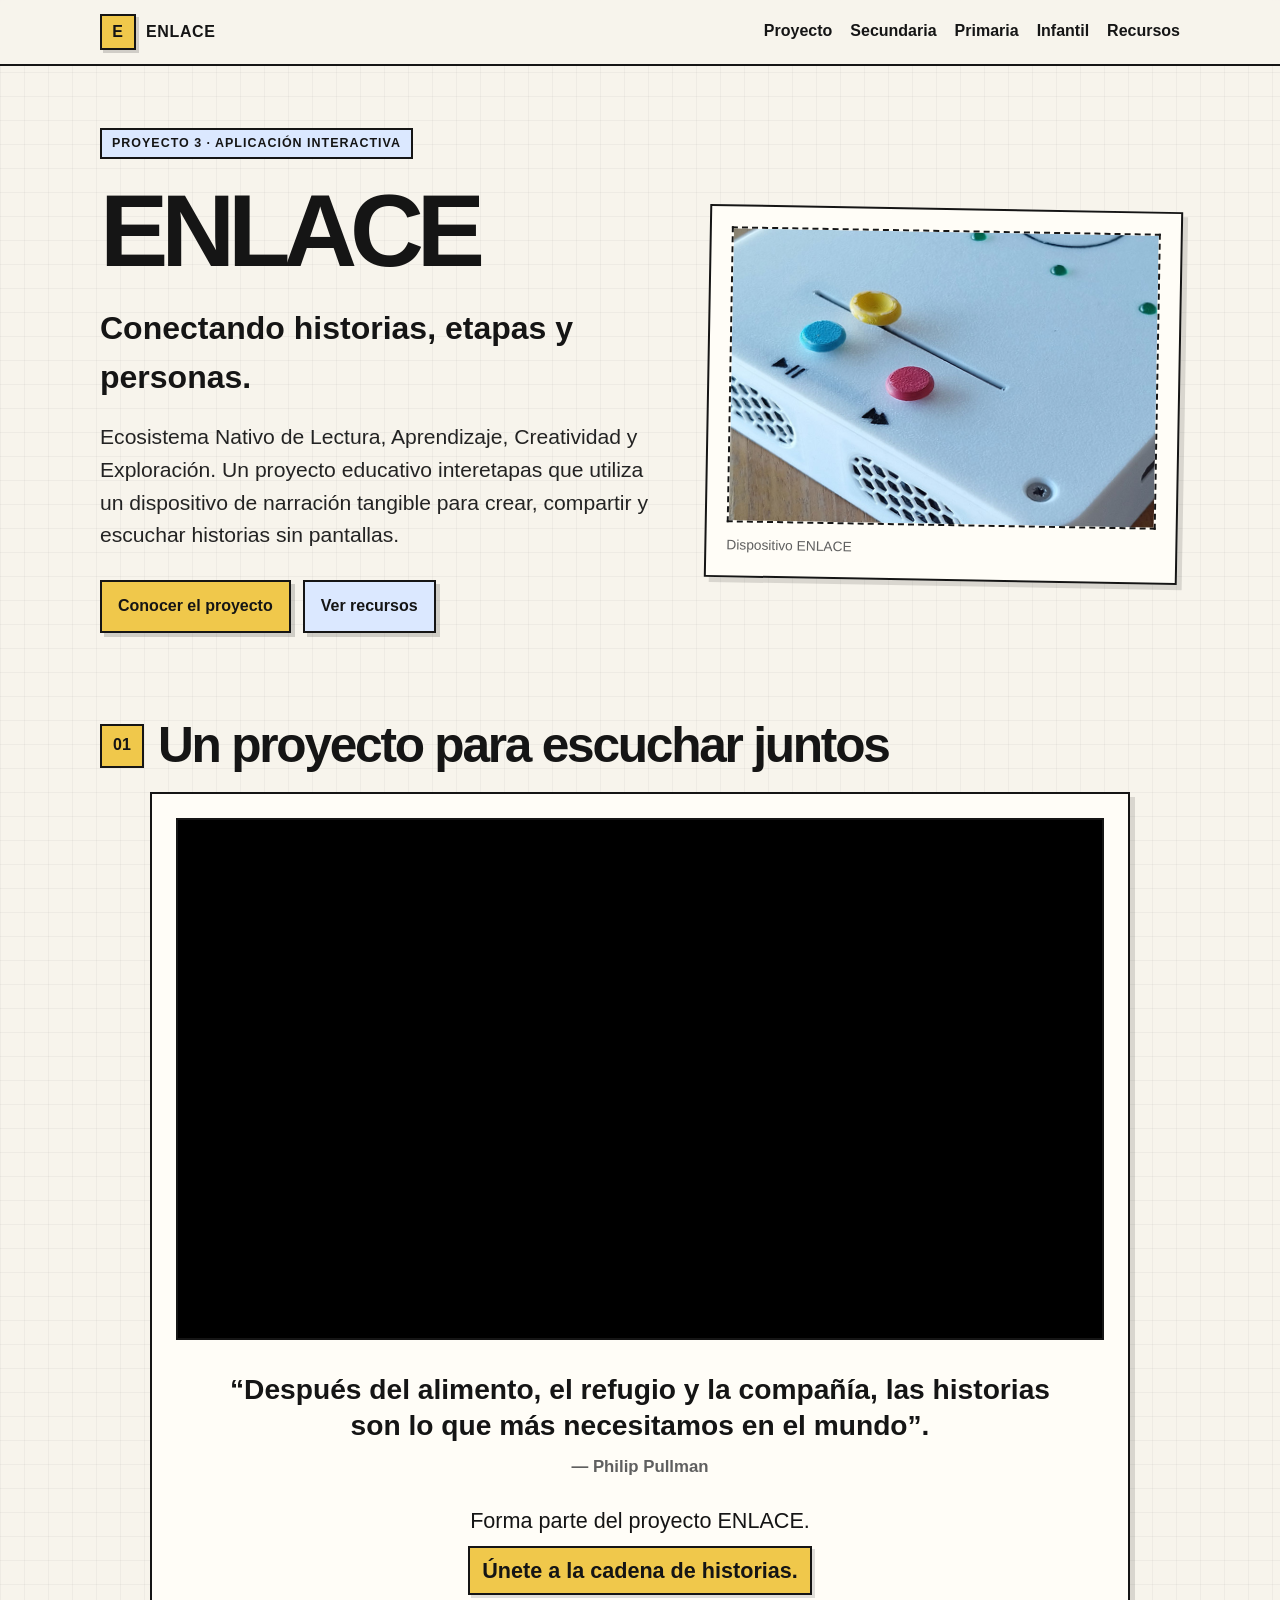
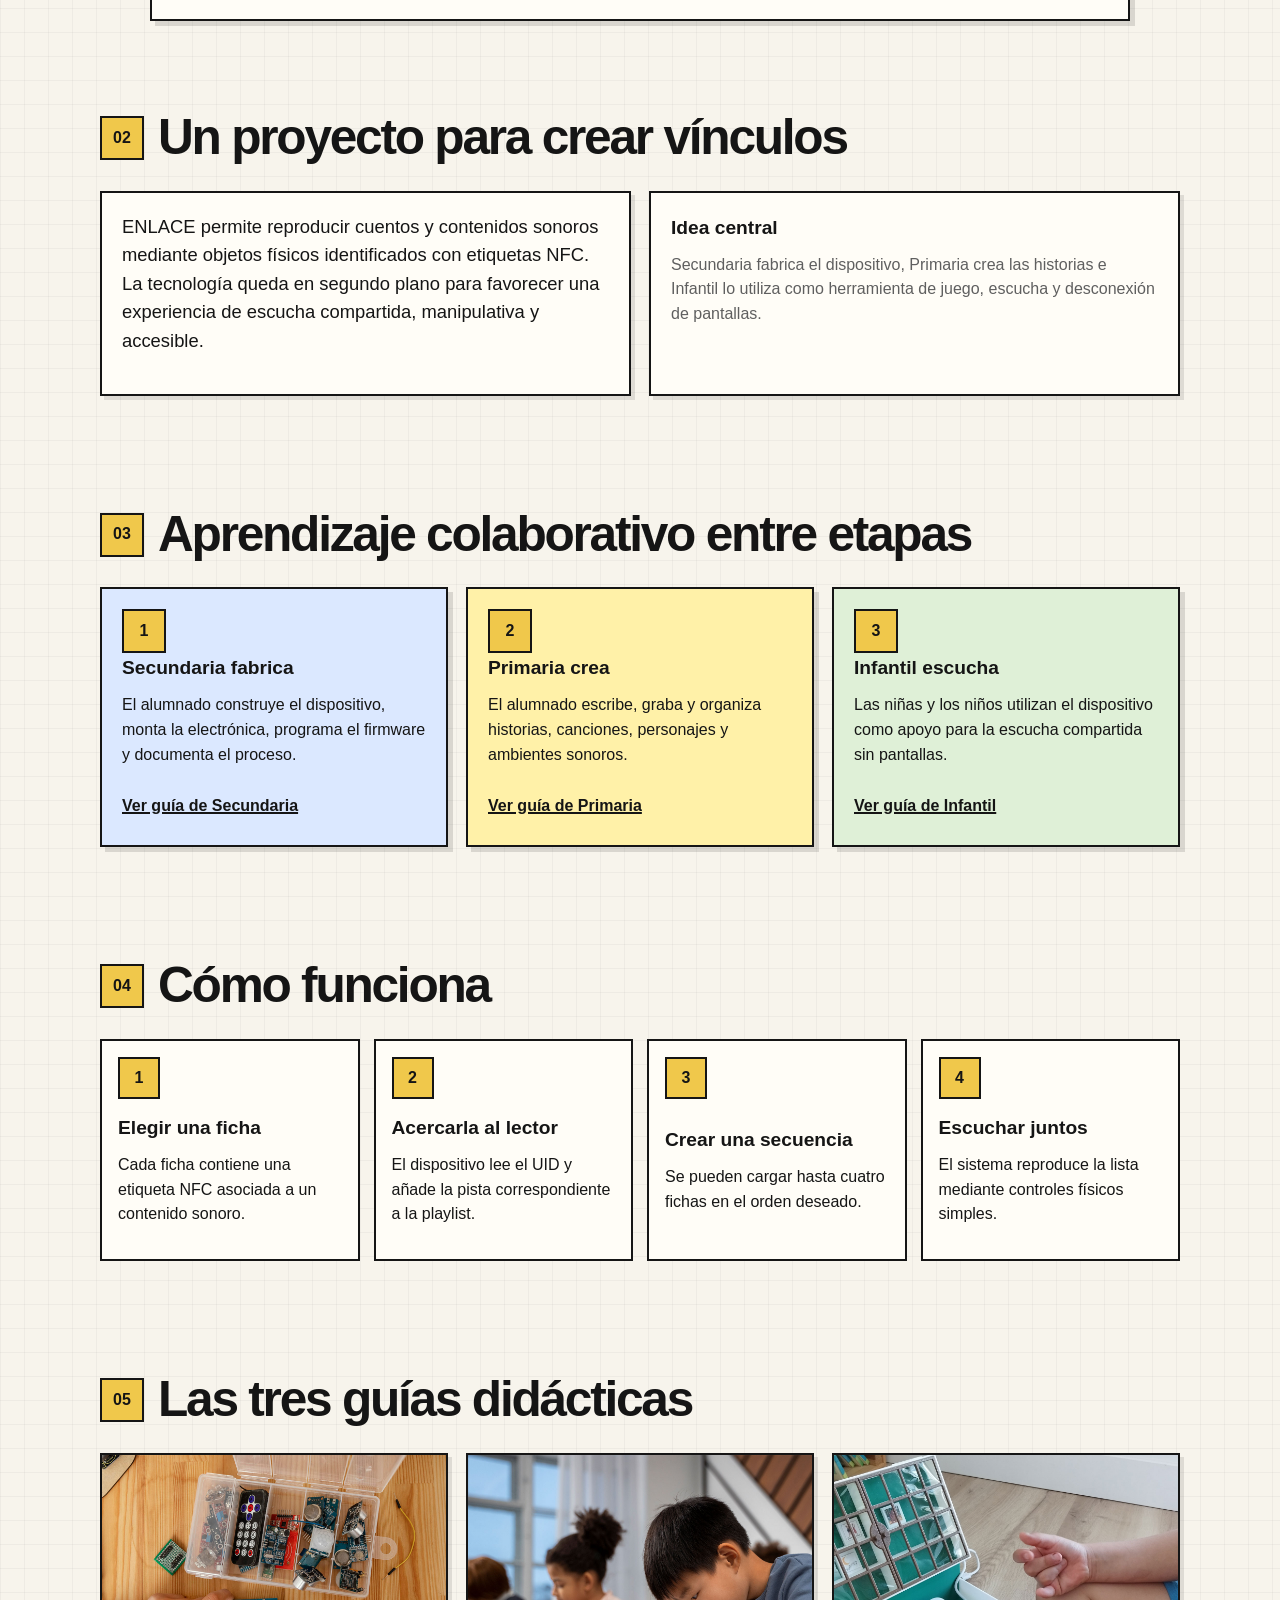
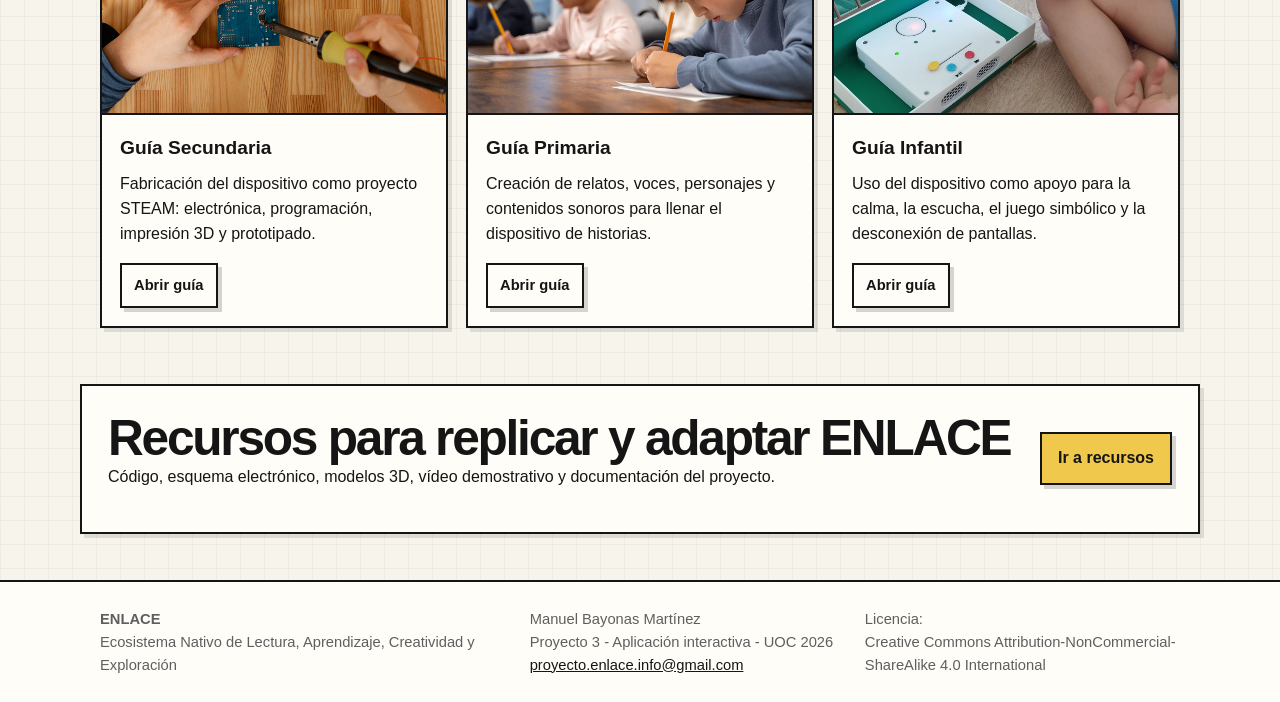
<file: index.html>
<!DOCTYPE html>
<html lang="es">
<head>
  <meta charset="UTF-8" />
  <meta name="viewport" content="width=device-width, initial-scale=1.0" />

  <title>ENLACE · Proyecto educativo interetapas</title>

  <meta
    name="description"
    content="Ecosistema Nativo de Lectura, Aprendizaje, Creatividad y Exploración"
  />

  <link rel="stylesheet" href="style.css" />
</head>

<body>
  <header class="topbar">
    <nav class="nav" id="nav">
      <a class="brand" href="index.html" aria-label="Inicio ENLACE">
        <span class="brand-mark">E</span>
        <span>ENLACE</span>
      </a>

      <button
        class="mobile-menu"
        id="menuBtn"
        aria-expanded="false"
        aria-controls="navLinks"
      >
        Menú
      </button>

      <div class="nav-links" id="navLinks">
        <a href="proyecto.html">Proyecto</a>
        <a href="secundaria.html">Secundaria</a>
        <a href="primaria.html">Primaria</a>
        <a href="infantil.html">Infantil</a>
        <a href="recursos.html">Recursos</a>
      </div>
    </nav>
  </header>

  <main>
    <section class="hero hero-landing" id="inicio">
      <div class="hero-copy">
        <span class="eyebrow">Proyecto 3 · Aplicación Interactiva</span>

        <h1>ENLACE</h1>

        <p class="claim">
          Conectando historias, etapas y personas.
        </p>

        <p class="lead short">
          Ecosistema Nativo de Lectura, Aprendizaje, Creatividad y Exploración. Un proyecto educativo interetapas que utiliza un dispositivo
          de narración tangible para crear, compartir y escuchar historias sin pantallas.
        </p>

        <div class="hero-actions">
          <a class="btn primary" href="proyecto.html">
            Conocer el proyecto
          </a>

          <a class="btn blue no-wrap" href="recursos.html">
            Ver recursos
          </a>
        </div>
      </div>

      <figure class="hero-card hero-card-top">
        <picture class="image-frame hero-image">
          <source media="(max-width: 760px)" srcset="img/enlace-hero-mobile.jpg" />
          <img src="img/enlace-hero-desktop.jpg" alt="Dispositivo ENLACE sobre una mesa" loading="eager" />
        </picture>

        <figcaption class="caption">
          Dispositivo ENLACE
        </figcaption>
      </figure>
    </section>

    <!-- SPOT PUBLICITARIO -->

    <section class="video-section" id="spot">
      <div class="section-title">
        <span>01</span>
        <h2>Un proyecto para escuchar juntos</h2>
      </div>

      <div class="video-card">
        <div class="video-wrapper">
          <iframe
            src="https://www.youtube.com/embed/4118MWrx2r4"
            title="ENLACE · Spot del proyecto"
            loading="lazy"
            allow="accelerometer; autoplay; clipboard-write; encrypted-media; gyroscope; picture-in-picture; web-share"
            referrerpolicy="strict-origin-when-cross-origin"
            allowfullscreen>
          </iframe>
        </div>

        <div class="video-quote">
          <p>
            “Después del alimento, el refugio y la compañía,
            las historias son lo que más necesitamos en el mundo”.
          </p>

          <span>— Philip Pullman</span>

          <p class="video-cta">
            Forma parte del proyecto ENLACE.<br />
            <a class="video-cta-link" href="recursos.html">Únete a la cadena de historias.</a>
          </p>
        </div>
      </div>
    </section>


    <section class="intro-block">
      <div class="section-title">
        <span>02</span>
        <h2>Un proyecto para crear vínculos</h2>
      </div>

      <div class="grid two">
        <div class="card large-text">
          <p>
            ENLACE permite reproducir cuentos y contenidos sonoros mediante objetos físicos
            identificados con etiquetas NFC. La tecnología queda en segundo plano para favorecer
            una experiencia de escucha compartida, manipulativa y accesible.
          </p>
        </div>

        <div class="card">
          <h3>Idea central</h3>

          <p>
            Secundaria fabrica el dispositivo, Primaria crea las historias e Infantil
            lo utiliza como herramienta de juego, escucha y desconexión de pantallas.
          </p>
        </div>
      </div>
    </section>

    <section>
      <div class="section-title">
        <span>03</span>
        <h2>Aprendizaje colaborativo entre etapas</h2>
      </div>

      <div class="stage-flow">
        <article class="stage-card stage-blue">
          <div class="stage-number">1</div>
          <h3>Secundaria fabrica</h3>
          <p>El alumnado construye el dispositivo, monta la electrónica, programa el firmware y documenta el proceso.</p>
          <a class="text-link" href="secundaria.html">Ver guía de Secundaria</a>
        </article>

        <article class="stage-card stage-yellow">
          <div class="stage-number">2</div>
          <h3>Primaria crea</h3>
          <p>El alumnado escribe, graba y organiza historias, canciones, personajes y ambientes sonoros.</p>
          <a class="text-link" href="primaria.html">Ver guía de Primaria</a>
        </article>

        <article class="stage-card stage-green">
          <div class="stage-number">3</div>
          <h3>Infantil escucha</h3>
          <p>Las niñas y los niños utilizan el dispositivo como apoyo para la escucha compartida sin pantallas.</p>
          <a class="text-link" href="infantil.html">Ver guía de Infantil</a>
        </article>
      </div>
    </section>

    <section>
      <div class="section-title">
        <span>04</span>
        <h2>Cómo funciona</h2>
      </div>

      <div class="steps compact">
        <div class="step">
          <div>
            <h3>Elegir una ficha</h3>
            <p>Cada ficha contiene una etiqueta NFC asociada a un contenido sonoro.</p>
          </div>
        </div>

        <div class="step">
          <div>
            <h3>Acercarla al lector</h3>
            <p>El dispositivo lee el UID y añade la pista correspondiente a la playlist.</p>
          </div>
        </div>

        <div class="step">
          <div>
            <h3>Crear una secuencia</h3>
            <p>Se pueden cargar hasta cuatro fichas en el orden deseado.</p>
          </div>
        </div>

        <div class="step">
          <div>
            <h3>Escuchar juntos</h3>
            <p>El sistema reproduce la lista mediante controles físicos simples.</p>
          </div>
        </div>
      </div>
    </section>

    <section>
      <div class="section-title">
        <span>05</span>
        <h2>Las tres guías didácticas</h2>
      </div>

      <div class="grid three">
        <article class="guide-preview">
          <figure class="image-frame card-image">
            <img src="img/montaje-electronico.jpg" alt="Montaje electrónico del dispositivo ENLACE" loading="lazy" />
          </figure>
          <div class="guide-body">
            <h3>Guía Secundaria</h3>
            <p>Fabricación del dispositivo como proyecto STEAM: electrónica, programación, impresión 3D y prototipado.</p>
            <a class="btn small-btn" href="secundaria.html">Abrir guía</a>
          </div>
        </article>

        <article class="guide-preview">
          <figure class="image-frame card-image">
            <img src="img/creacion-historias.jpg" alt="Alumnado creando historias para ENLACE" loading="lazy" />
          </figure>
          <div class="guide-body">
            <h3>Guía Primaria</h3>
            <p>Creación de relatos, voces, personajes y contenidos sonoros para llenar el dispositivo de historias.</p>
            <a class="btn small-btn" href="primaria.html">Abrir guía</a>
          </div>
        </article>

        <article class="guide-preview">
          <figure class="image-frame card-image">
            <img src="img/uso-infantil.jpg" alt="Uso infantil del dispositivo ENLACE" loading="lazy" />
          </figure>
          <div class="guide-body">
            <h3>Guía Infantil</h3>
            <p>Uso del dispositivo como apoyo para la calma, la escucha, el juego simbólico y la desconexión de pantallas.</p>
            <a class="btn small-btn" href="infantil.html">Abrir guía</a>
          </div>
        </article>
      </div>
    </section>

    <section class="cta-block">
      <div>
        <h2>Recursos para replicar y adaptar ENLACE</h2>
        <p>Código, esquema electrónico, modelos 3D, vídeo demostrativo y documentación del proyecto.</p>
      </div>

      <a class="btn primary no-wrap" href="recursos.html">Ir a recursos</a>
    </section>
  </main>

  <footer class="footer">
    <div class="footer-inner">
      <div>
        <strong>ENLACE</strong><br />
        Ecosistema Nativo de Lectura, Aprendizaje, Creatividad y Exploración
      </div>

      <div>
        Manuel Bayonas Martínez<br />
        Proyecto 3 - Aplicación interactiva - UOC 2026<br />
        <a href="mailto:proyecto.enlace.info@gmail.com">proyecto.enlace.info@gmail.com</a>
      </div>

      <div>
        Licencia:<br />
        Creative Commons Attribution-NonCommercial-ShareAlike 4.0 International
      </div>
    </div>
  </footer>

  <script src="script.js"></script>
</body>
</html>
</file>
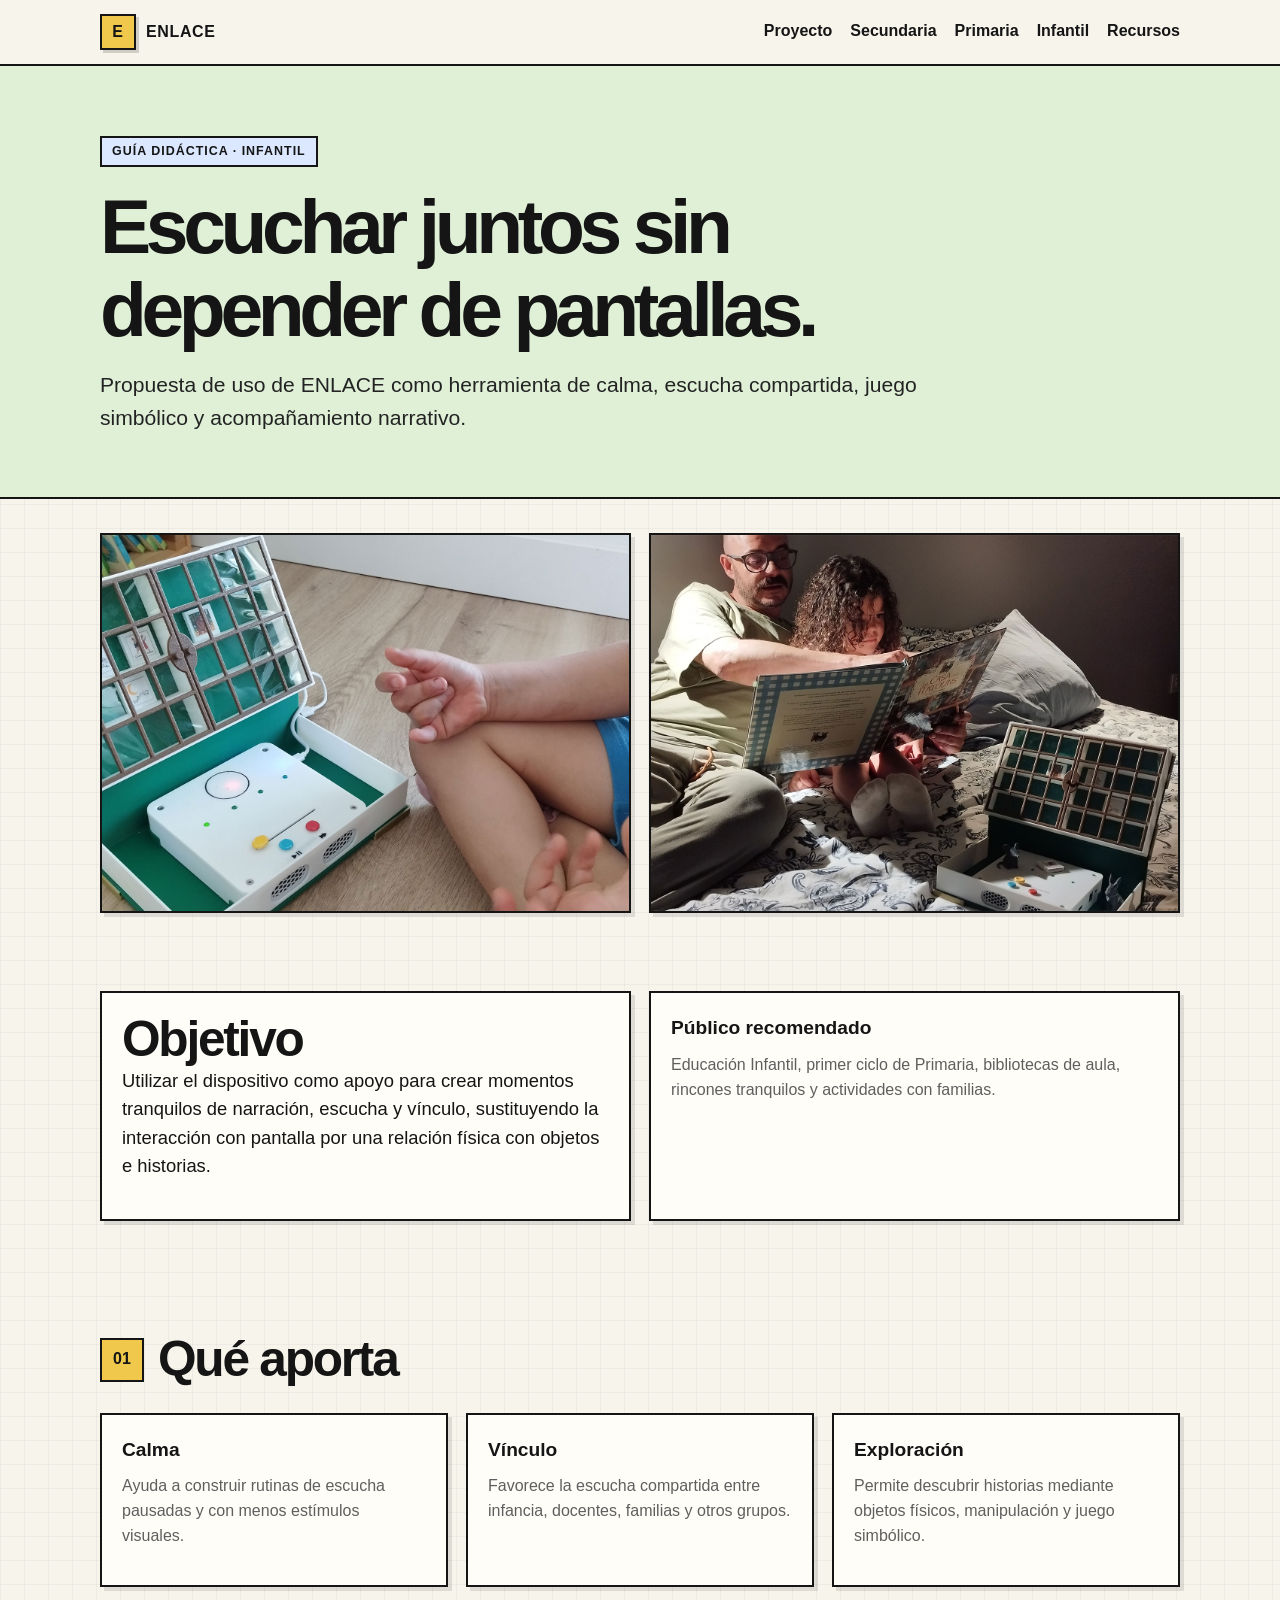
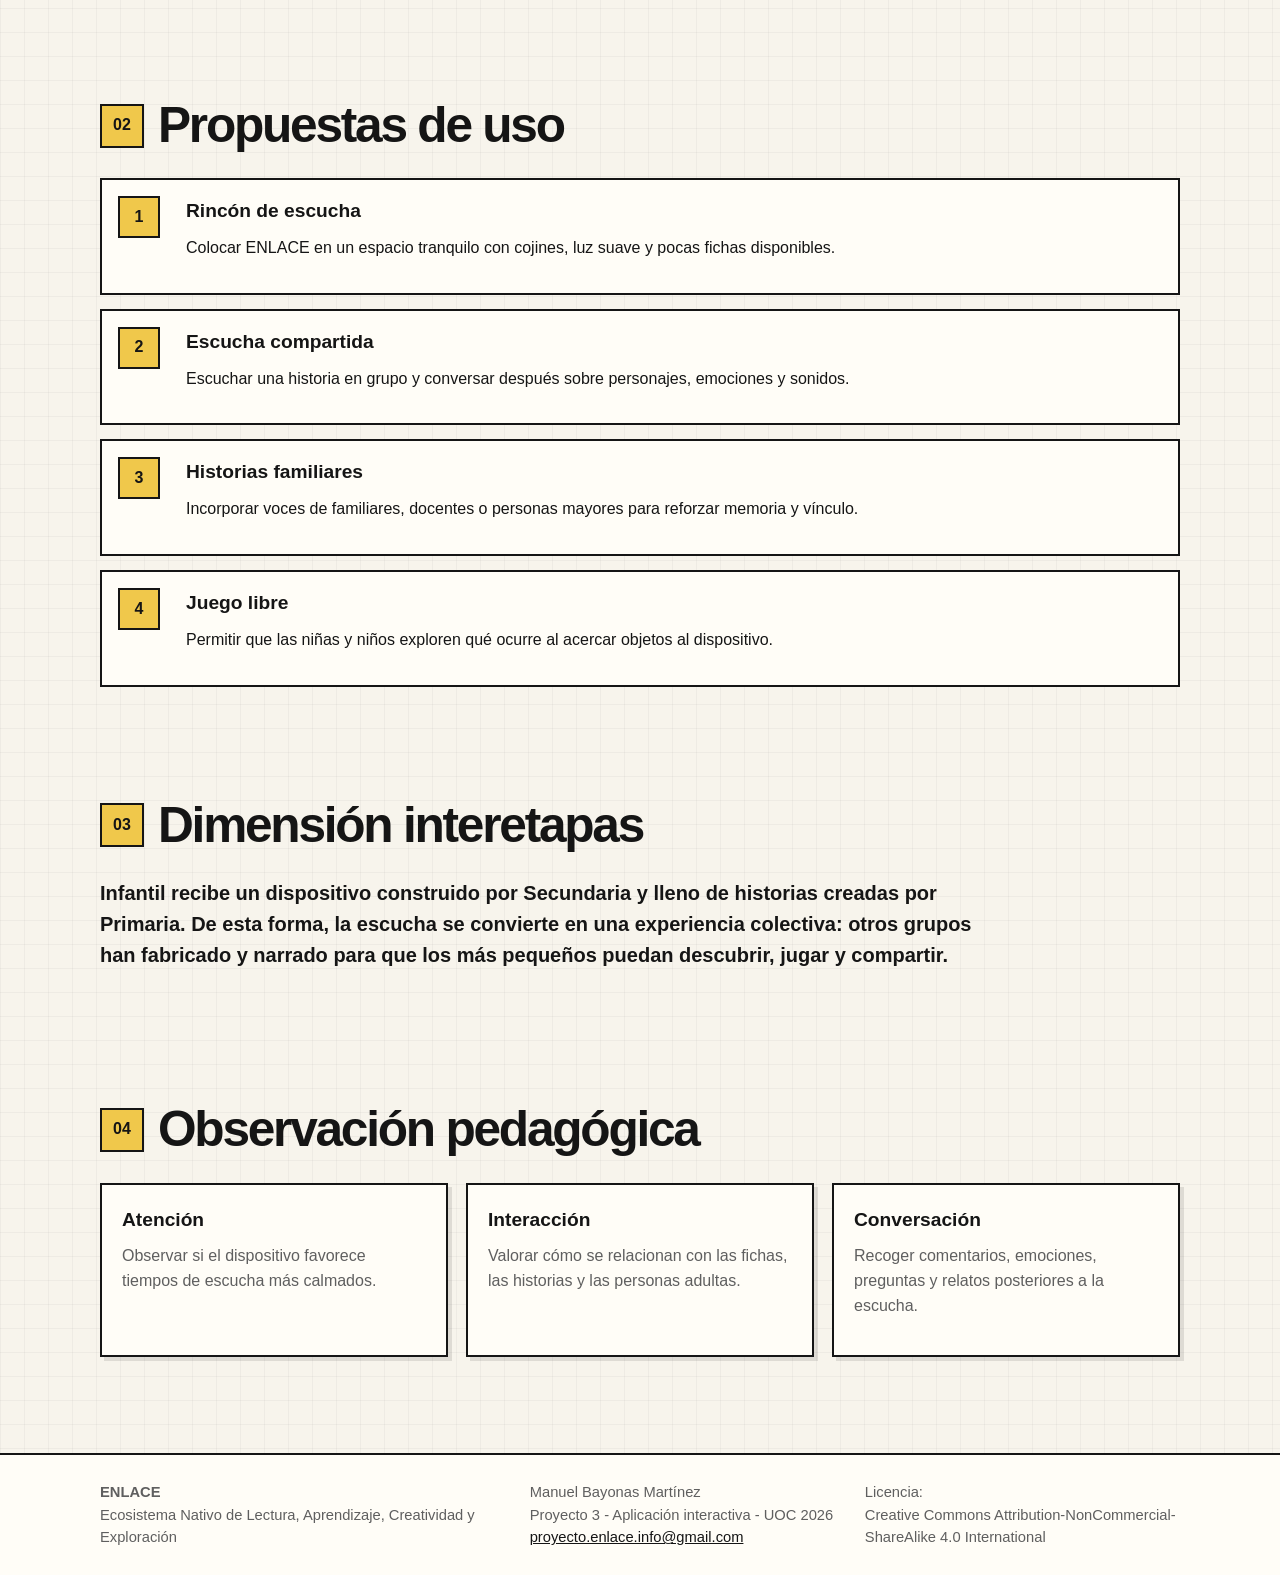
<file: infantil.html>
<!DOCTYPE html>
<html lang="es">
<head>
  <meta charset="UTF-8" />
  <meta name="viewport" content="width=device-width, initial-scale=1.0" />

  <title>ENLACE · Guía Infantil</title>

  <meta
    name="description"
    content="Guía didáctica para usar ENLACE como apoyo a la escucha compartida."
  />

  <link rel="stylesheet" href="style.css" />
</head>

<body>
  <header class="topbar">
    <nav class="nav" id="nav">
      <a class="brand" href="index.html" aria-label="Inicio ENLACE">
        <span class="brand-mark">E</span>
        <span>ENLACE</span>
      </a>

      <button
        class="mobile-menu"
        id="menuBtn"
        aria-expanded="false"
        aria-controls="navLinks"
      >
        Menú
      </button>

      <div class="nav-links" id="navLinks">
        <a href="proyecto.html">Proyecto</a>
        <a href="secundaria.html">Secundaria</a>
        <a href="primaria.html">Primaria</a>
        <a href="infantil.html">Infantil</a>
        <a href="recursos.html">Recursos</a>
      </div>
    </nav>
  </header>

  <main>
    <section class="page-hero guide-hero green-hero">
      <span class="eyebrow">Guía didáctica · Infantil</span>
      <h1>Escuchar juntos sin depender de pantallas.</h1>
      <p class="lead">
        Propuesta de uso de ENLACE como herramienta de calma, escucha compartida,
        juego simbólico y acompañamiento narrativo.
      </p>
    </section>

    <section class="visual-intro">
      <div class="grid two image-grid">
        <figure class="image-frame section-image">
          <img src="img/uso-infantil.jpg" alt="Niña usando el dispositivo ENLACE" loading="lazy" />
        </figure>
        <figure class="image-frame section-image">
          <img src="img/lectura-compartida.jpg" alt="Momento de lectura compartida" loading="lazy" />
        </figure>
      </div>
    </section>

    <section>
      <div class="grid two">
        <div class="card large-text">
          <h2>Objetivo</h2>
          <p>
            Utilizar el dispositivo como apoyo para crear momentos tranquilos de narración,
            escucha y vínculo, sustituyendo la interacción con pantalla por una relación física
            con objetos e historias.
          </p>
        </div>

        <div class="card">
          <h3>Público recomendado</h3>
          <p>
            Educación Infantil, primer ciclo de Primaria, bibliotecas de aula,
            rincones tranquilos y actividades con familias.
          </p>
        </div>
      </div>
    </section>

    <section>
      <div class="section-title">
        <span>01</span>
        <h2>Qué aporta</h2>
      </div>

      <div class="grid three">
        <div class="card">
          <h3>Calma</h3>
          <p>Ayuda a construir rutinas de escucha pausadas y con menos estímulos visuales.</p>
        </div>

        <div class="card">
          <h3>Vínculo</h3>
          <p>Favorece la escucha compartida entre infancia, docentes, familias y otros grupos.</p>
        </div>

        <div class="card">
          <h3>Exploración</h3>
          <p>Permite descubrir historias mediante objetos físicos, manipulación y juego simbólico.</p>
        </div>
      </div>
    </section>

    <section>
      <div class="section-title">
        <span>02</span>
        <h2>Propuestas de uso</h2>
      </div>

      <div class="steps">
        <div class="step">
          <div>
            <h3>Rincón de escucha</h3>
            <p>Colocar ENLACE en un espacio tranquilo con cojines, luz suave y pocas fichas disponibles.</p>
          </div>
        </div>

        <div class="step">
          <div>
            <h3>Escucha compartida</h3>
            <p>Escuchar una historia en grupo y conversar después sobre personajes, emociones y sonidos.</p>
          </div>
        </div>

        <div class="step">
          <div>
            <h3>Historias familiares</h3>
            <p>Incorporar voces de familiares, docentes o personas mayores para reforzar memoria y vínculo.</p>
          </div>
        </div>

        <div class="step">
          <div>
            <h3>Juego libre</h3>
            <p>Permitir que las niñas y niños exploren qué ocurre al acercar objetos al dispositivo.</p>
          </div>
        </div>
      </div>
    </section>

    <section>
      <div class="section-title">
        <span>03</span>
        <h2>Dimensión interetapas</h2>
      </div>

      <p class="wide-text">
        Infantil recibe un dispositivo construido por Secundaria y lleno de historias creadas por Primaria.
        De esta forma, la escucha se convierte en una experiencia colectiva: otros grupos han fabricado y
        narrado para que los más pequeños puedan descubrir, jugar y compartir.
      </p>
    </section>

    <section>
      <div class="section-title">
        <span>04</span>
        <h2>Observación pedagógica</h2>
      </div>

      <div class="grid three">
        <div class="card">
          <h3>Atención</h3>
          <p>Observar si el dispositivo favorece tiempos de escucha más calmados.</p>
        </div>

        <div class="card">
          <h3>Interacción</h3>
          <p>Valorar cómo se relacionan con las fichas, las historias y las personas adultas.</p>
        </div>

        <div class="card">
          <h3>Conversación</h3>
          <p>Recoger comentarios, emociones, preguntas y relatos posteriores a la escucha.</p>
        </div>
      </div>
    </section>
  </main>

  <footer class="footer">
    <div class="footer-inner">
      <div>
        <strong>ENLACE</strong><br />
        Ecosistema Nativo de Lectura, Aprendizaje, Creatividad y Exploración
      </div>

      <div>
        Manuel Bayonas Martínez<br />
        Proyecto 3 - Aplicación interactiva - UOC 2026<br />
        <a href="mailto:proyecto.enlace.info@gmail.com">proyecto.enlace.info@gmail.com</a>
      </div>

      <div>
        Licencia:<br />
        Creative Commons Attribution-NonCommercial-ShareAlike 4.0 International
      </div>
    </div>
  </footer>

  <script src="script.js"></script>
</body>
</html>
</file>
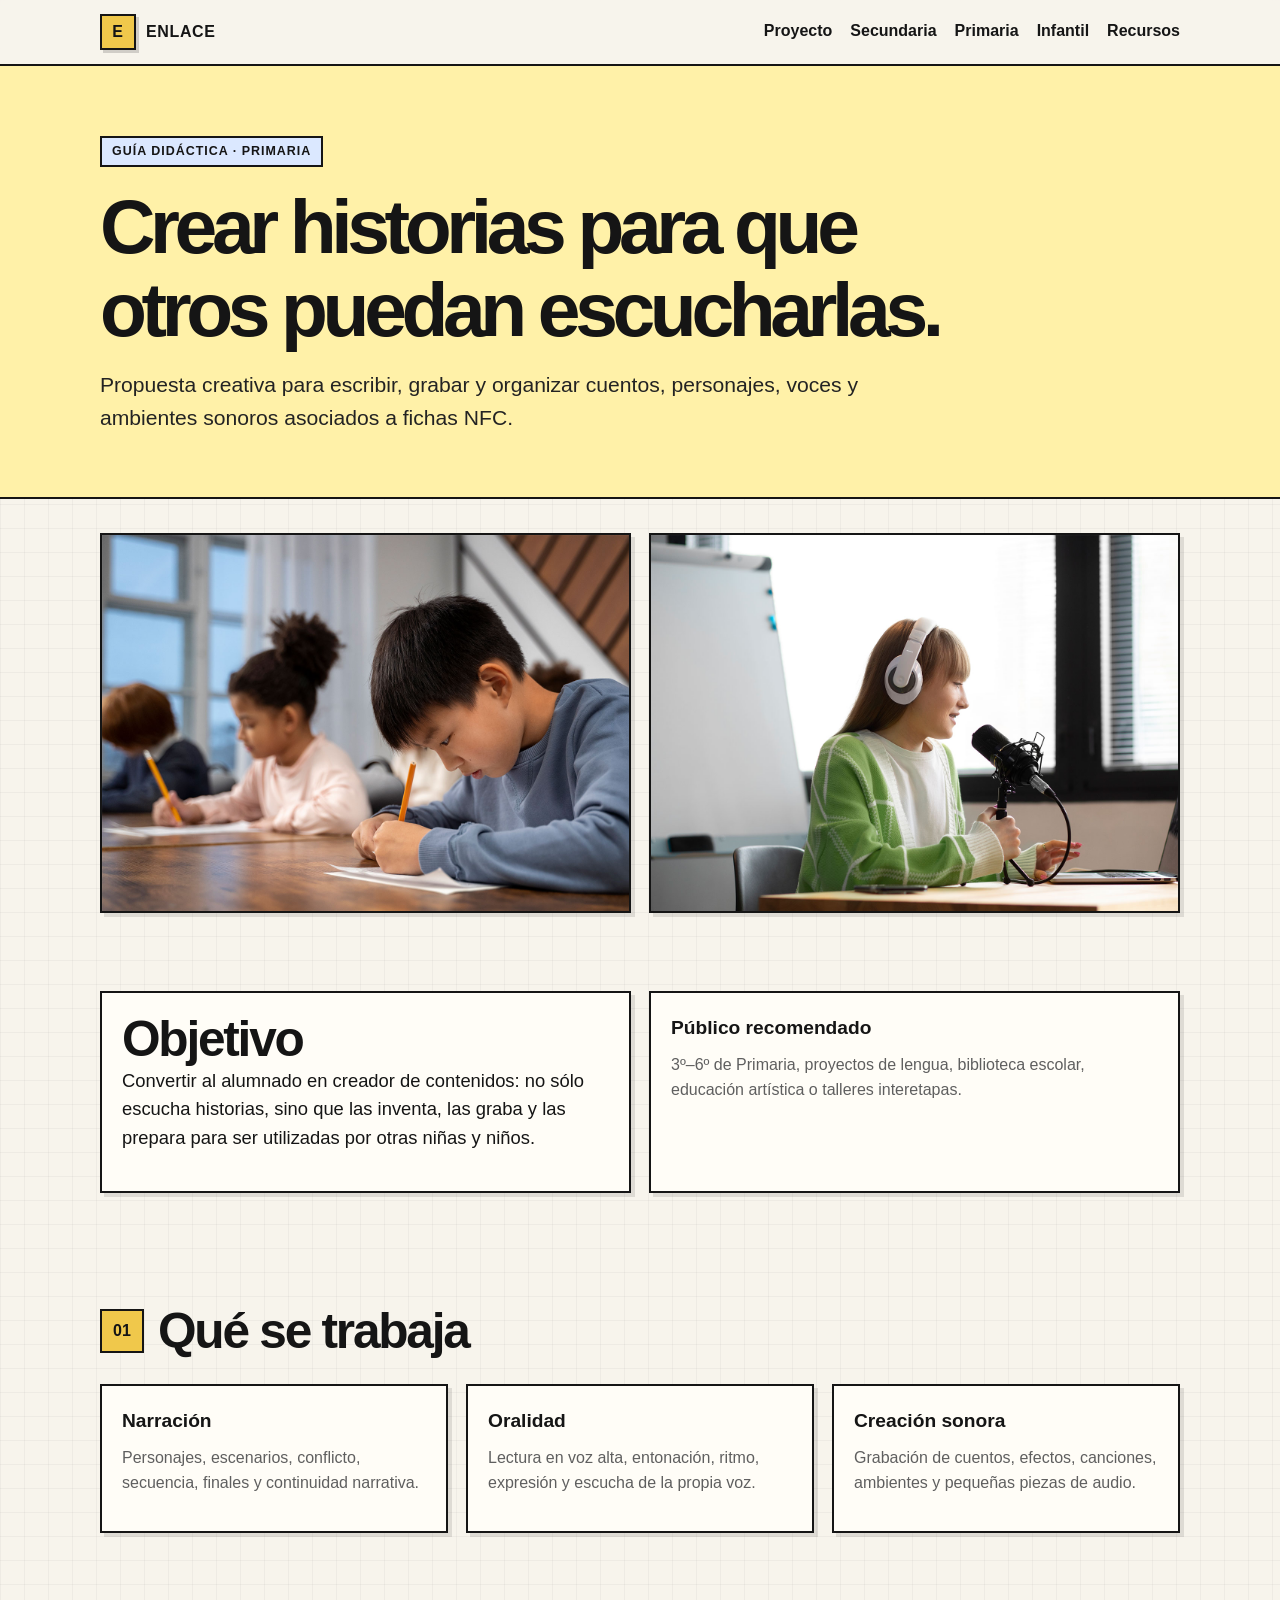
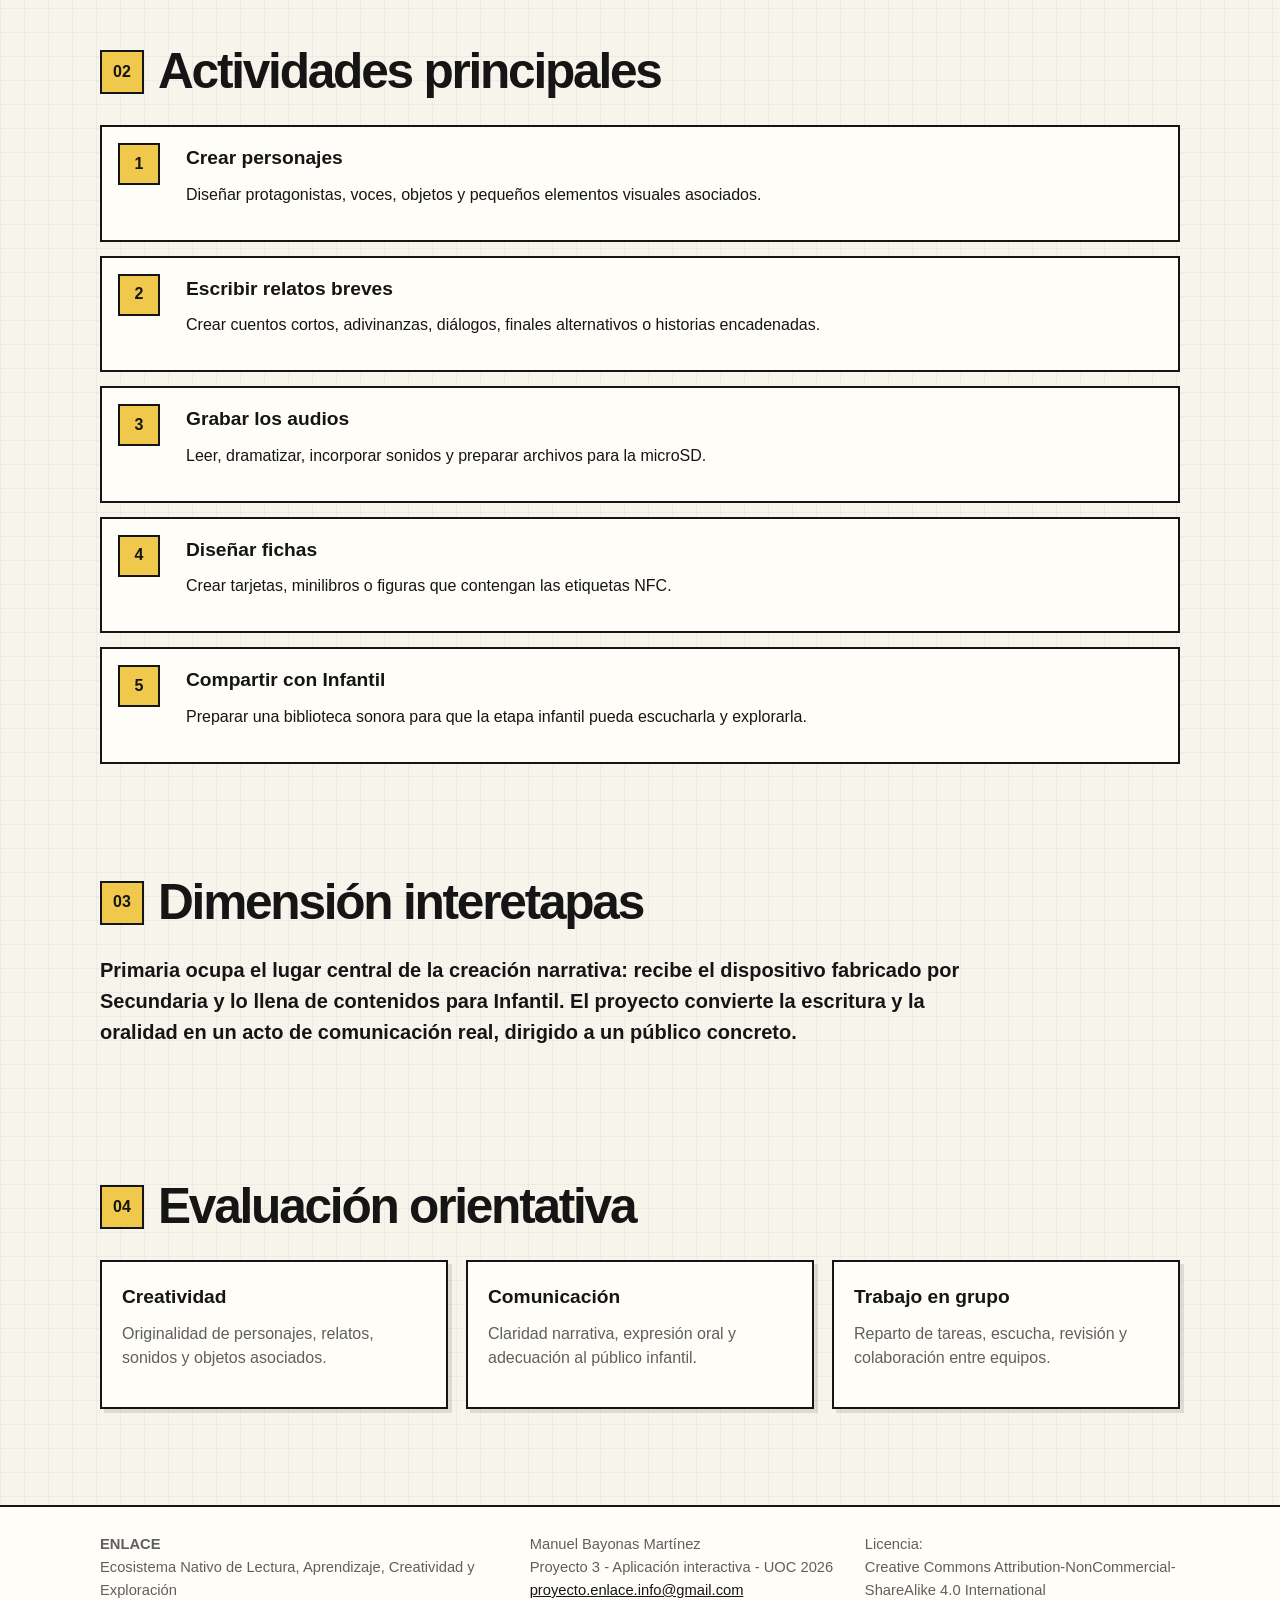
<file: primaria.html>
<!DOCTYPE html>
<html lang="es">
<head>
  <meta charset="UTF-8" />
  <meta name="viewport" content="width=device-width, initial-scale=1.0" />

  <title>ENLACE · Guía Primaria</title>

  <meta
    name="description"
    content="Guía didáctica para crear contenidos sonoros con ENLACE."
  />

  <link rel="stylesheet" href="style.css" />
</head>

<body>
  <header class="topbar">
    <nav class="nav" id="nav">
      <a class="brand" href="index.html" aria-label="Inicio ENLACE">
        <span class="brand-mark">E</span>
        <span>ENLACE</span>
      </a>

      <button
        class="mobile-menu"
        id="menuBtn"
        aria-expanded="false"
        aria-controls="navLinks"
      >
        Menú
      </button>

      <div class="nav-links" id="navLinks">
        <a href="proyecto.html">Proyecto</a>
        <a href="secundaria.html">Secundaria</a>
        <a href="primaria.html">Primaria</a>
        <a href="infantil.html">Infantil</a>
        <a href="recursos.html">Recursos</a>
      </div>
    </nav>
  </header>

  <main>
    <section class="page-hero guide-hero yellow-hero">
      <span class="eyebrow">Guía didáctica · Primaria</span>
      <h1>Crear historias para que otros puedan escucharlas.</h1>
      <p class="lead">
        Propuesta creativa para escribir, grabar y organizar cuentos, personajes,
        voces y ambientes sonoros asociados a fichas NFC.
      </p>
    </section>

    <section class="visual-intro">
      <div class="grid two image-grid">
        <figure class="image-frame section-image">
          <img src="img/creacion-historias.jpg" alt="Alumnado trabajando en la creación de historias" loading="lazy" />
        </figure>
        <figure class="image-frame section-image">
          <img src="img/grabacion-audio.jpg" alt="Grabación de audios para las historias de ENLACE" loading="lazy" />
        </figure>
      </div>
    </section>

    <section>
      <div class="grid two">
        <div class="card large-text">
          <h2>Objetivo</h2>
          <p>
            Convertir al alumnado en creador de contenidos: no sólo escucha historias,
            sino que las inventa, las graba y las prepara para ser utilizadas por otras niñas y niños.
          </p>
        </div>

        <div class="card">
          <h3>Público recomendado</h3>
          <p>
            3º–6º de Primaria, proyectos de lengua, biblioteca escolar,
            educación artística o talleres interetapas.
          </p>
        </div>
      </div>
    </section>

    <section>
      <div class="section-title">
        <span>01</span>
        <h2>Qué se trabaja</h2>
      </div>

      <div class="grid three">
        <div class="card">
          <h3>Narración</h3>
          <p>Personajes, escenarios, conflicto, secuencia, finales y continuidad narrativa.</p>
        </div>

        <div class="card">
          <h3>Oralidad</h3>
          <p>Lectura en voz alta, entonación, ritmo, expresión y escucha de la propia voz.</p>
        </div>

        <div class="card">
          <h3>Creación sonora</h3>
          <p>Grabación de cuentos, efectos, canciones, ambientes y pequeñas piezas de audio.</p>
        </div>
      </div>
    </section>

    <section>
      <div class="section-title">
        <span>02</span>
        <h2>Actividades principales</h2>
      </div>

      <div class="steps">
        <div class="step">
          <div>
            <h3>Crear personajes</h3>
            <p>Diseñar protagonistas, voces, objetos y pequeños elementos visuales asociados.</p>
          </div>
        </div>

        <div class="step">
          <div>
            <h3>Escribir relatos breves</h3>
            <p>Crear cuentos cortos, adivinanzas, diálogos, finales alternativos o historias encadenadas.</p>
          </div>
        </div>

        <div class="step">
          <div>
            <h3>Grabar los audios</h3>
            <p>Leer, dramatizar, incorporar sonidos y preparar archivos para la microSD.</p>
          </div>
        </div>

        <div class="step">
          <div>
            <h3>Diseñar fichas</h3>
            <p>Crear tarjetas, minilibros o figuras que contengan las etiquetas NFC.</p>
          </div>
        </div>

        <div class="step">
          <div>
            <h3>Compartir con Infantil</h3>
            <p>Preparar una biblioteca sonora para que la etapa infantil pueda escucharla y explorarla.</p>
          </div>
        </div>
      </div>
    </section>

    <section>
      <div class="section-title">
        <span>03</span>
        <h2>Dimensión interetapas</h2>
      </div>

      <p class="wide-text">
        Primaria ocupa el lugar central de la creación narrativa: recibe el dispositivo fabricado
        por Secundaria y lo llena de contenidos para Infantil. El proyecto convierte la escritura
        y la oralidad en un acto de comunicación real, dirigido a un público concreto.
      </p>
    </section>

    <section>
      <div class="section-title">
        <span>04</span>
        <h2>Evaluación orientativa</h2>
      </div>

      <div class="grid three">
        <div class="card">
          <h3>Creatividad</h3>
          <p>Originalidad de personajes, relatos, sonidos y objetos asociados.</p>
        </div>

        <div class="card">
          <h3>Comunicación</h3>
          <p>Claridad narrativa, expresión oral y adecuación al público infantil.</p>
        </div>

        <div class="card">
          <h3>Trabajo en grupo</h3>
          <p>Reparto de tareas, escucha, revisión y colaboración entre equipos.</p>
        </div>
      </div>
    </section>
  </main>

  <footer class="footer">
    <div class="footer-inner">
      <div>
        <strong>ENLACE</strong><br />
        Ecosistema Nativo de Lectura, Aprendizaje, Creatividad y Exploración
      </div>

      <div>
        Manuel Bayonas Martínez<br />
        Proyecto 3 - Aplicación interactiva - UOC 2026<br />
        <a href="mailto:proyecto.enlace.info@gmail.com">proyecto.enlace.info@gmail.com</a>
      </div>

      <div>
        Licencia:<br />
        Creative Commons Attribution-NonCommercial-ShareAlike 4.0 International
      </div>
    </div>
  </footer>

  <script src="script.js"></script>
</body>
</html>
</file>
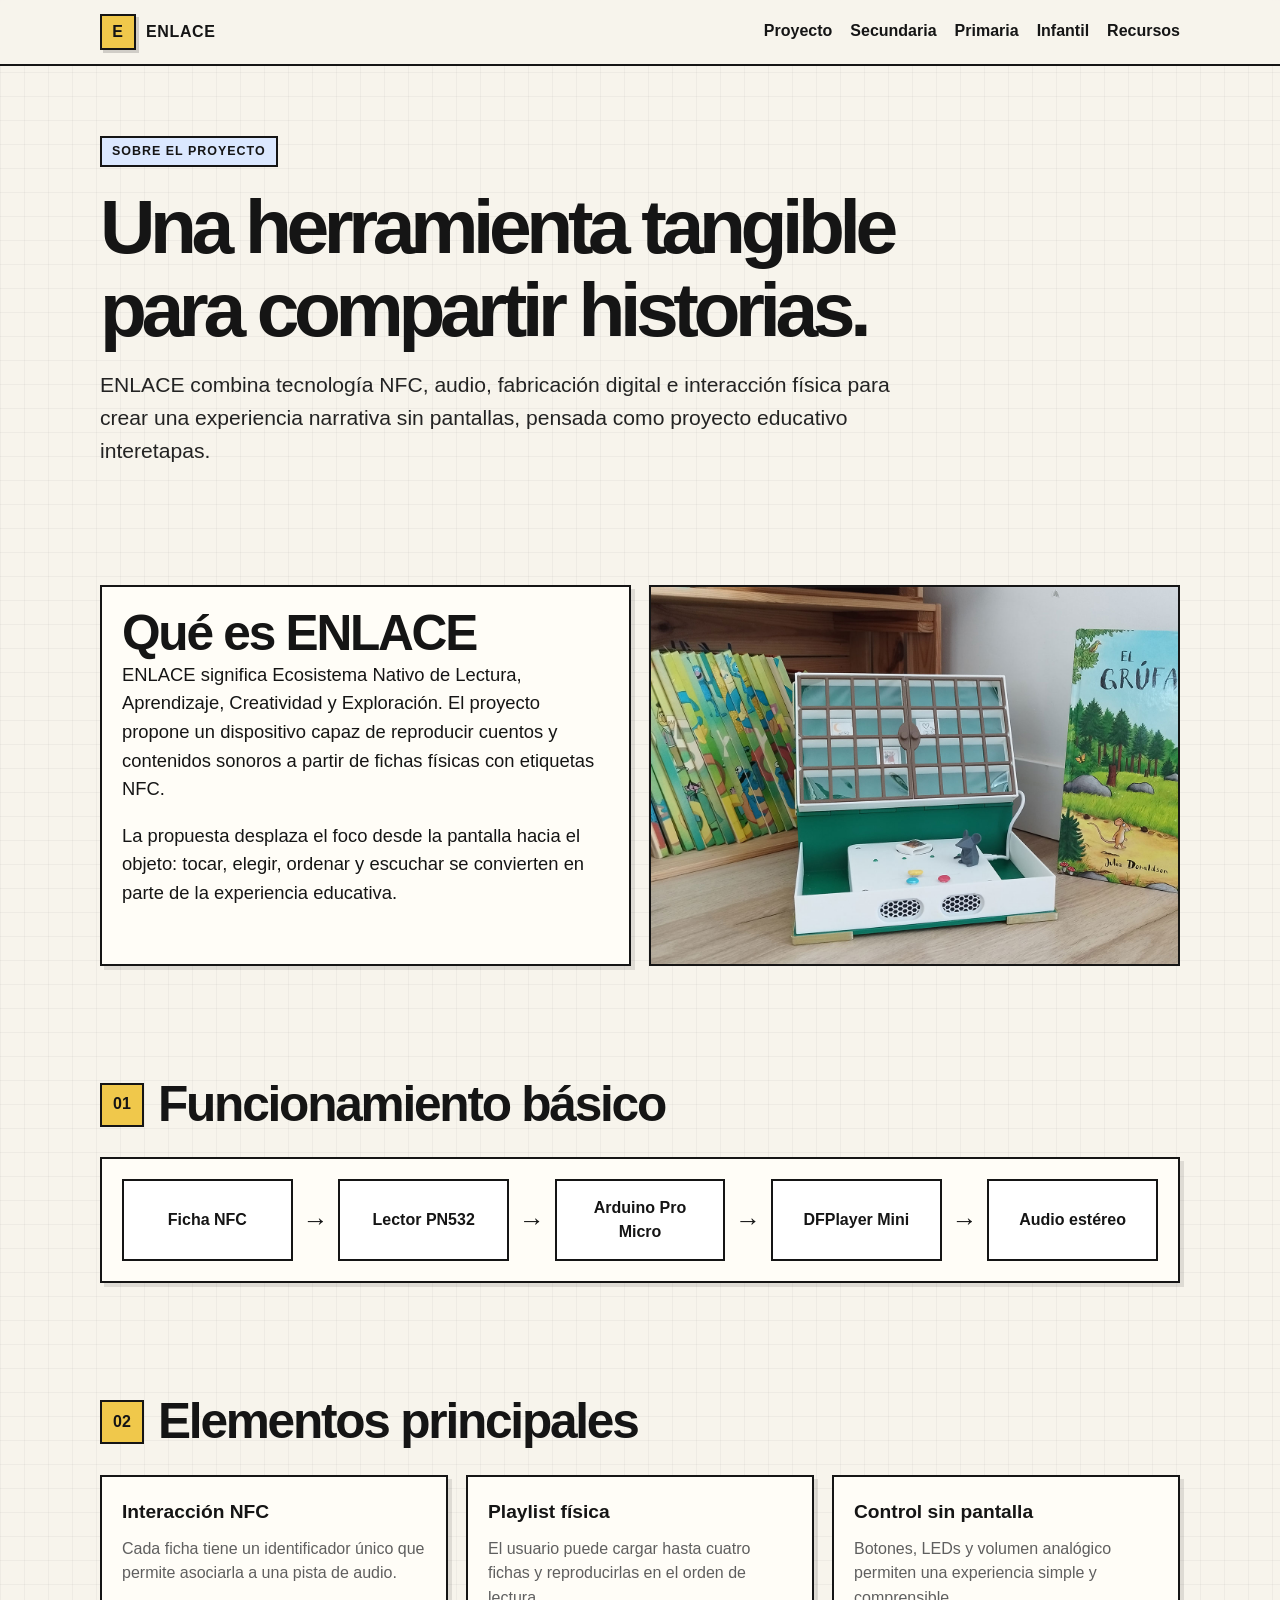
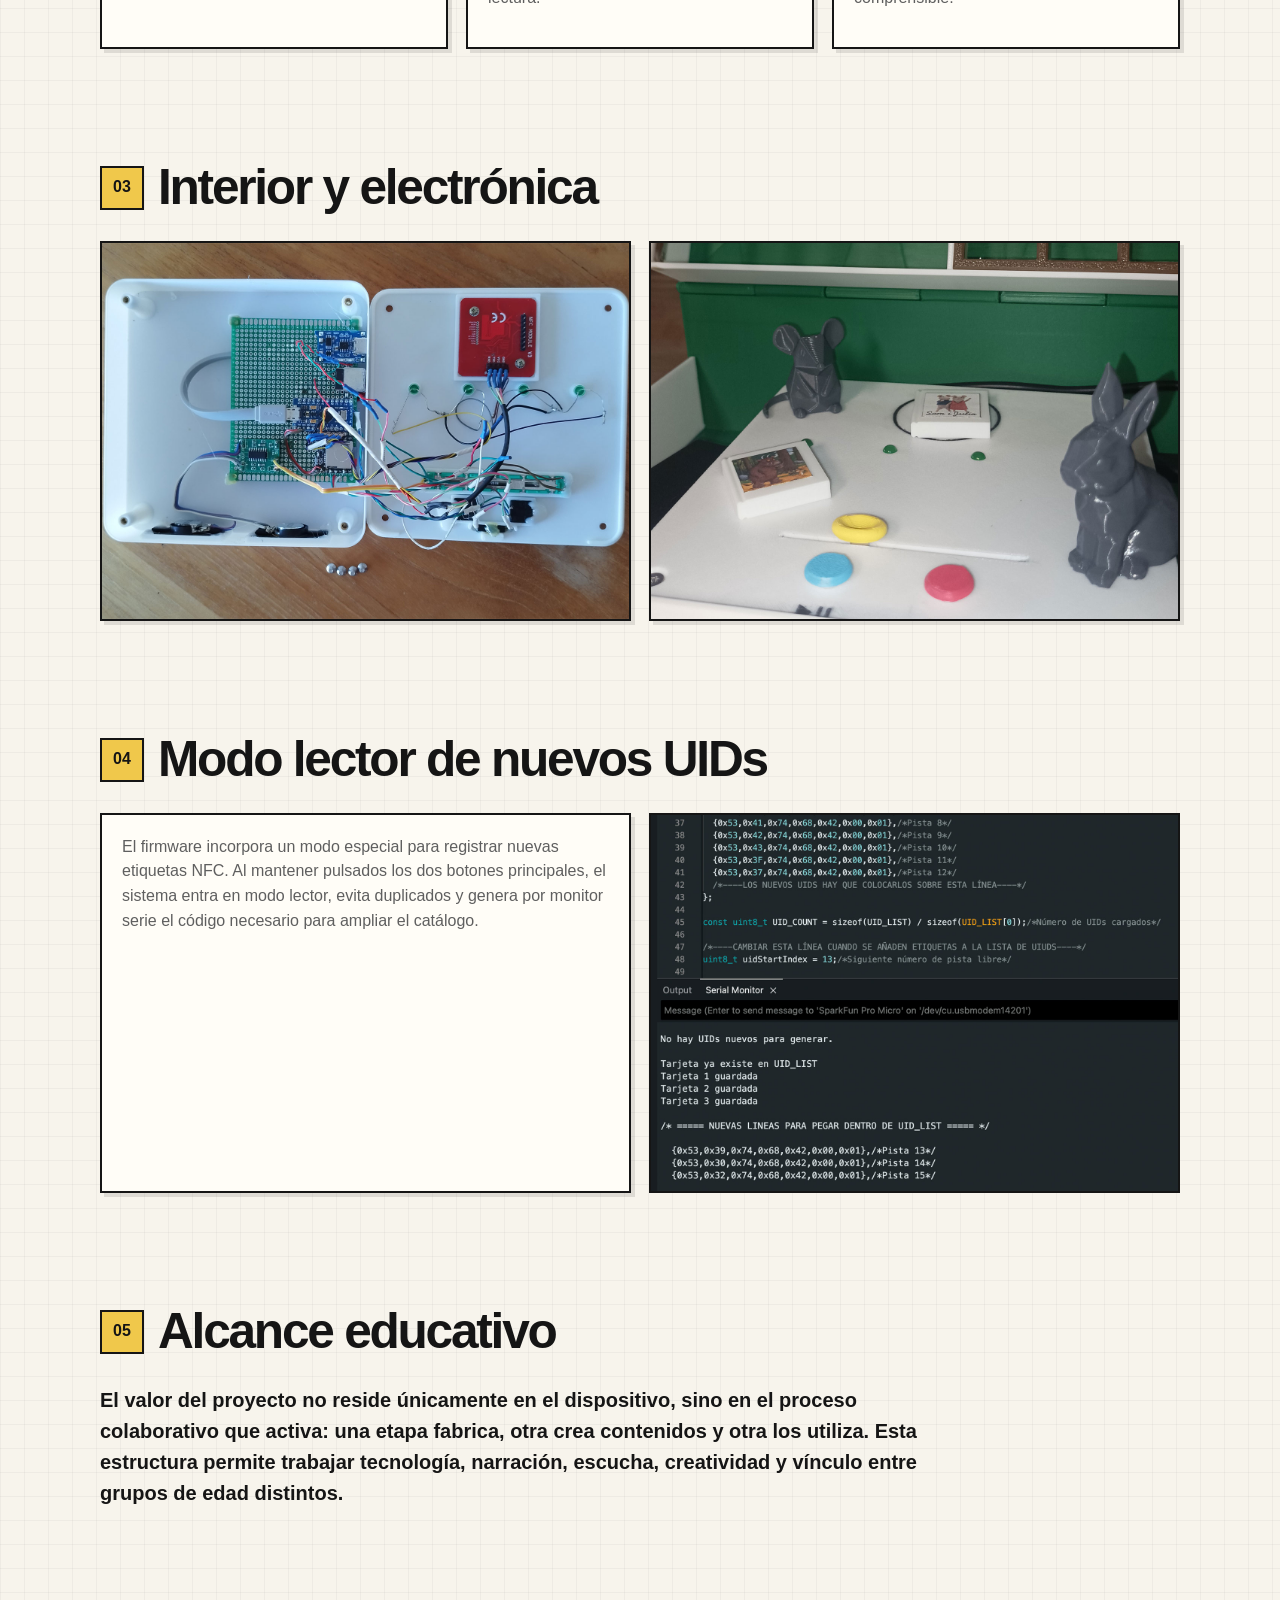
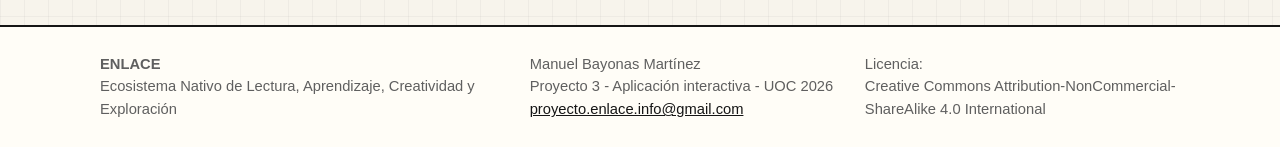
<file: proyecto.html>
<!DOCTYPE html>
<html lang="es">
<head>
  <meta charset="UTF-8" />
  <meta name="viewport" content="width=device-width, initial-scale=1.0" />

  <title>ENLACE · Sobre el proyecto</title>

  <meta
    name="description"
    content="Descripción general del proyecto ENLACE."
  />

  <link rel="stylesheet" href="style.css" />
</head>

<body>
  <header class="topbar">
    <nav class="nav" id="nav">
      <a class="brand" href="index.html" aria-label="Inicio ENLACE">
        <span class="brand-mark">E</span>
        <span>ENLACE</span>
      </a>

      <button
        class="mobile-menu"
        id="menuBtn"
        aria-expanded="false"
        aria-controls="navLinks"
      >
        Menú
      </button>

      <div class="nav-links" id="navLinks">
        <a href="proyecto.html">Proyecto</a>
        <a href="secundaria.html">Secundaria</a>
        <a href="primaria.html">Primaria</a>
        <a href="infantil.html">Infantil</a>
        <a href="recursos.html">Recursos</a>
      </div>
    </nav>
  </header>

  <main>
    <section class="page-hero">
      <span class="eyebrow">Sobre el proyecto</span>
      <h1>Una herramienta tangible para compartir historias.</h1>
      <p class="lead">
        ENLACE combina tecnología NFC, audio, fabricación digital e interacción física
        para crear una experiencia narrativa sin pantallas, pensada como proyecto educativo interetapas.
      </p>
    </section>

    <section>
      <div class="grid two">
        <div class="card large-text">
          <h2>Qué es ENLACE</h2>
          <p>
            ENLACE significa Ecosistema Nativo de Lectura, Aprendizaje, Creatividad y Exploración. El proyecto propone un dispositivo capaz de
            reproducir cuentos y contenidos sonoros a partir de fichas físicas con etiquetas NFC.
          </p>
          <p>
            La propuesta desplaza el foco desde la pantalla hacia el objeto:
            tocar, elegir, ordenar y escuchar se convierten en parte de la experiencia educativa.
          </p>
        </div>

        <figure class="image-frame section-image">
          <img src="img/dispositivo-completo.jpg" alt="Vista general del dispositivo ENLACE" loading="lazy" />
        </figure>
      </div>
    </section>

    <section>
      <div class="section-title">
        <span>01</span>
        <h2>Funcionamiento básico</h2>
      </div>

      <div class="diagram">
        <div class="flow">
          <div class="flow-box">Ficha NFC</div>
          <div class="arrow">→</div>
          <div class="flow-box">Lector PN532</div>
          <div class="arrow">→</div>
          <div class="flow-box">Arduino Pro Micro</div>
          <div class="arrow">→</div>
          <div class="flow-box">DFPlayer Mini</div>
          <div class="arrow">→</div>
          <div class="flow-box">Audio estéreo</div>
        </div>
      </div>
    </section>

    <section>
      <div class="section-title">
        <span>02</span>
        <h2>Elementos principales</h2>
      </div>

      <div class="grid three">
        <div class="card">
          <h3>Interacción NFC</h3>
          <p>Cada ficha tiene un identificador único que permite asociarla a una pista de audio.</p>
        </div>

        <div class="card">
          <h3>Playlist física</h3>
          <p>El usuario puede cargar hasta cuatro fichas y reproducirlas en el orden de lectura.</p>
        </div>

        <div class="card">
          <h3>Control sin pantalla</h3>
          <p>Botones, LEDs y volumen analógico permiten una experiencia simple y comprensible.</p>
        </div>
      </div>
    </section>


    <section>
      <div class="section-title">
        <span>03</span>
        <h2>Interior y electrónica</h2>
      </div>

      <div class="grid two image-grid">
        <figure class="image-frame section-image">
          <img src="img/electronica-interior.jpg" alt="Interior electrónico del dispositivo ENLACE" loading="lazy" />
        </figure>

        <figure class="image-frame section-image">
          <img src="img/fichas-nfc.jpg" alt="Fichas NFC utilizadas con el dispositivo ENLACE" loading="lazy" />
        </figure>
      </div>
    </section>
    <section>
      <div class="section-title">
        <span>04</span>
        <h2>Modo lector de nuevos UIDs</h2>
      </div>

      <div class="grid two">
        <div class="card">
          <p>
            El firmware incorpora un modo especial para registrar nuevas etiquetas NFC.
            Al mantener pulsados los dos botones principales, el sistema entra en modo lector,
            evita duplicados y genera por monitor serie el código necesario para ampliar el catálogo.
          </p>
        </div>

        <figure class="image-frame section-image code-image">
          <img src="img/lectura-nfc.jpg" alt="Captura del proceso de lectura de etiquetas NFC" loading="lazy" />
        </figure>
      </div>
    </section>

    <section>
      <div class="section-title">
        <span>05</span>
        <h2>Alcance educativo</h2>
      </div>

      <p class="wide-text">
        El valor del proyecto no reside únicamente en el dispositivo, sino en el proceso colaborativo
        que activa: una etapa fabrica, otra crea contenidos y otra los utiliza. Esta estructura permite
        trabajar tecnología, narración, escucha, creatividad y vínculo entre grupos de edad distintos.
      </p>
    </section>
  </main>

  <footer class="footer">
    <div class="footer-inner">
      <div>
        <strong>ENLACE</strong><br />
        Ecosistema Nativo de Lectura, Aprendizaje, Creatividad y Exploración
      </div>

      <div>
        Manuel Bayonas Martínez<br />
        Proyecto 3 - Aplicación interactiva - UOC 2026<br />
        <a href="mailto:proyecto.enlace.info@gmail.com">proyecto.enlace.info@gmail.com</a>
      </div>

      <div>
        Licencia:<br />
        Creative Commons Attribution-NonCommercial-ShareAlike 4.0 International
      </div>
    </div>
  </footer>

  <script src="script.js"></script>
</body>
</html>
</file>
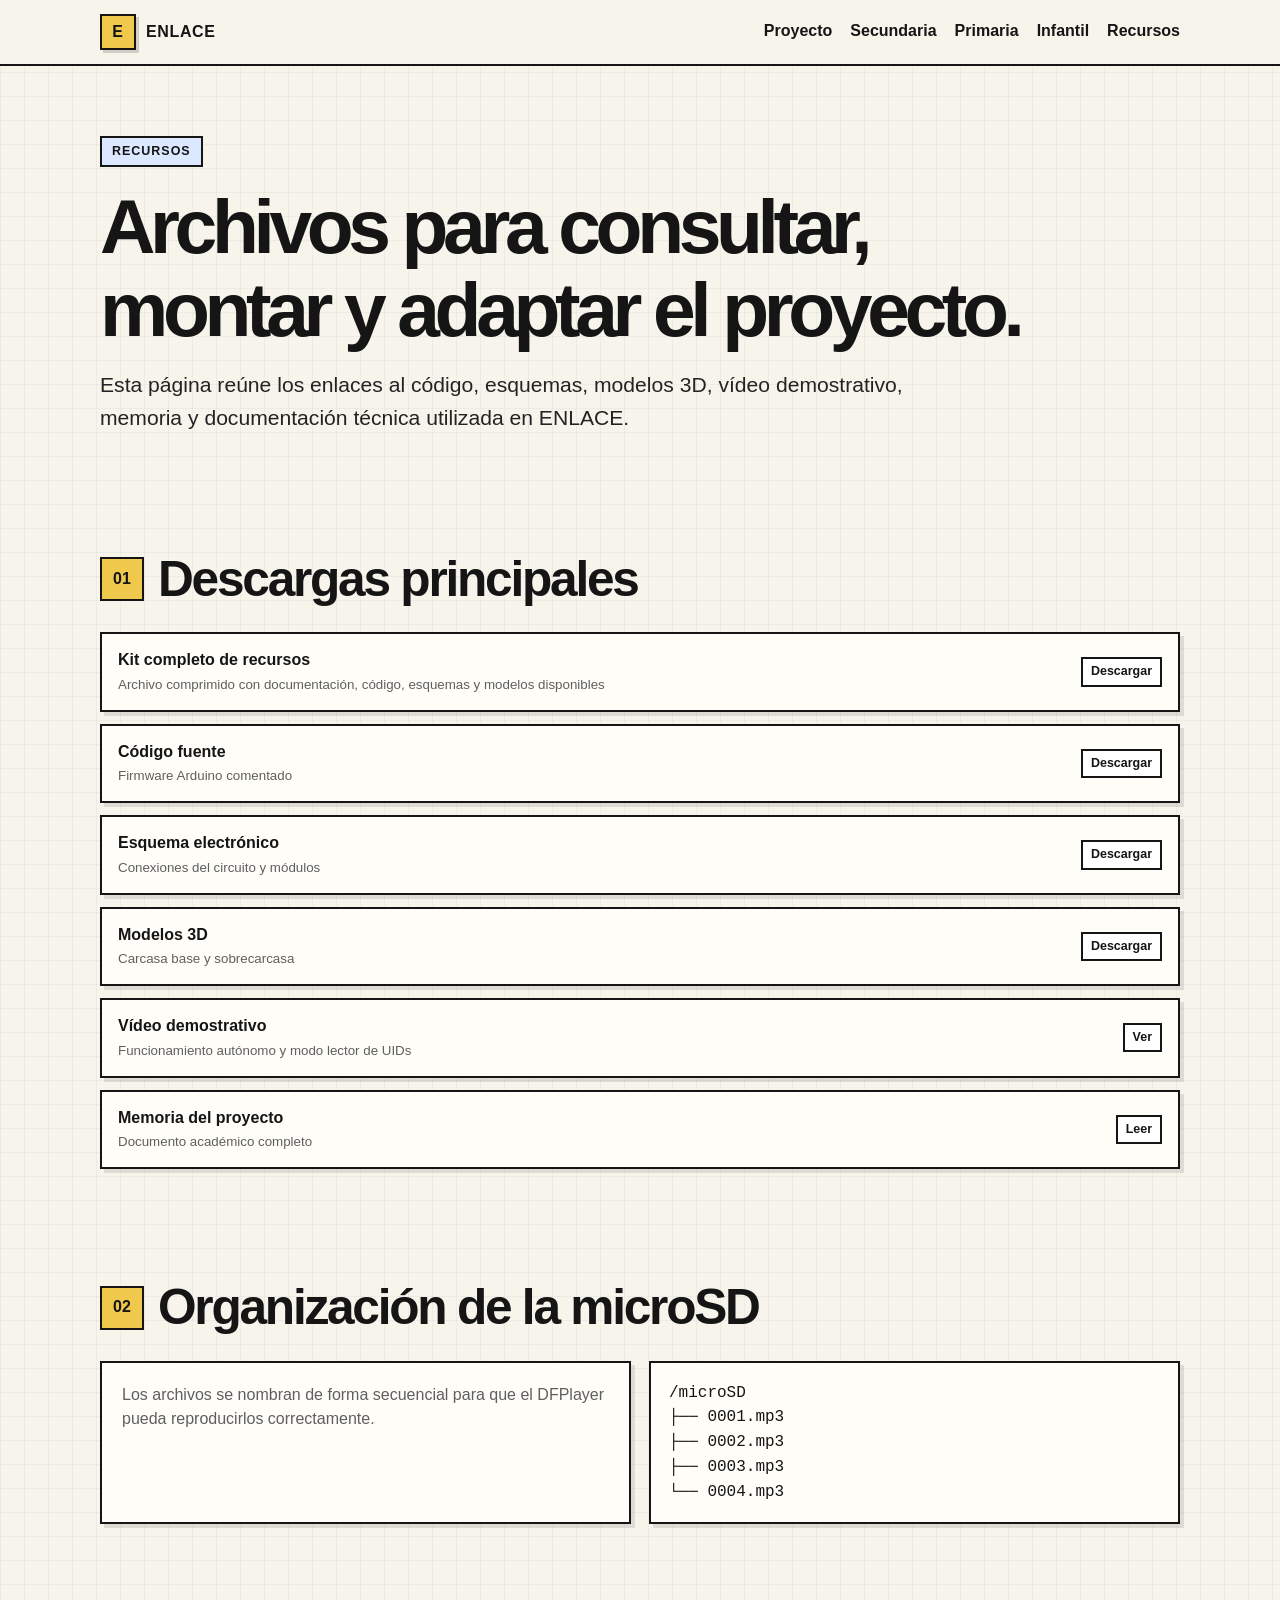
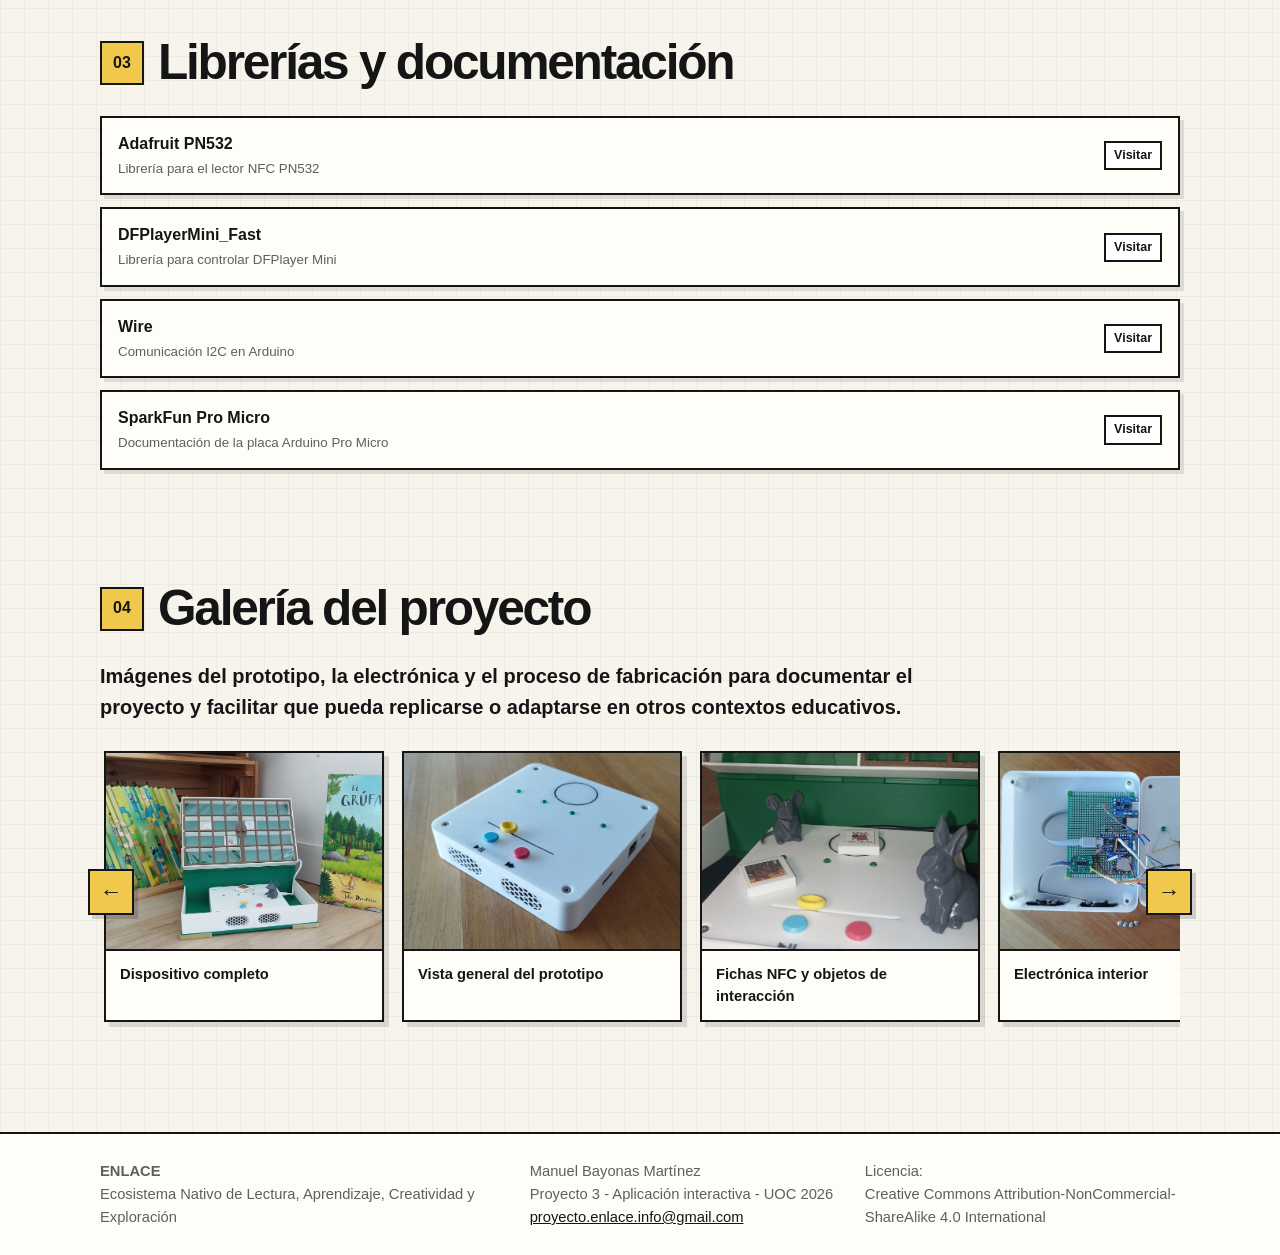
<file: recursos.html>
<!DOCTYPE html>
<html lang="es">
<head>
  <meta charset="UTF-8" />
  <meta name="viewport" content="width=device-width, initial-scale=1.0" />

  <title>ENLACE · Recursos</title>

  <meta
    name="description"
    content="Recursos, descargas y documentación técnica del proyecto ENLACE."
  />

  <link rel="stylesheet" href="style.css" />
</head>

<body>
  <header class="topbar">
    <nav class="nav" id="nav">
      <a class="brand" href="index.html" aria-label="Inicio ENLACE">
        <span class="brand-mark">E</span>
        <span>ENLACE</span>
      </a>

      <button
        class="mobile-menu"
        id="menuBtn"
        aria-expanded="false"
        aria-controls="navLinks"
      >
        Menú
      </button>

      <div class="nav-links" id="navLinks">
        <a href="proyecto.html">Proyecto</a>
        <a href="secundaria.html">Secundaria</a>
        <a href="primaria.html">Primaria</a>
        <a href="infantil.html">Infantil</a>
        <a href="recursos.html">Recursos</a>
      </div>
    </nav>
  </header>

  <main>
    <section class="page-hero">
      <span class="eyebrow">Recursos</span>
      <h1>Archivos para consultar, montar y adaptar el proyecto.</h1>
      <p class="lead">
        Esta página reúne los enlaces al código, esquemas, modelos 3D, vídeo demostrativo,
        memoria y documentación técnica utilizada en ENLACE.
      </p>
    </section>

    <section>
      <div class="section-title">
        <span>01</span>
        <h2>Descargas principales</h2>
      </div>

      <div class="resource-list">
        <div class="resource">
          <div>
            <strong>Kit completo de recursos</strong>
            <small>Archivo comprimido con documentación, código, esquemas y modelos disponibles</small>
          </div>
          <a class="tag" href="assets/Kit_completo_ENLACE.zip" target="_blank" rel="noopener noreferrer">Descargar</a>
        </div>

        <div class="resource">
          <div>
            <strong>Código fuente</strong>
            <small>Firmware Arduino comentado</small>
          </div>
          <a class="tag" href="assets/Codigo_ENLACE.ino" target="_blank" rel="noopener noreferrer">Descargar</a>
        </div>

        <div class="resource">
          <div>
            <strong>Esquema electrónico</strong>
            <small>Conexiones del circuito y módulos</small>
          </div>
          <a class="tag" href="assets/Esquema_electronico_ENLACE.pdf" target="_blank" rel="noopener noreferrer">Descargar</a>
        </div>

        <div class="resource">
          <div>
            <strong>Modelos 3D</strong>
            <small>Carcasa base y sobrecarcasa</small>
          </div>
          <a class="tag" href="assets/Modelos_3D_ENLACE.zip" target="_blank" rel="noopener noreferrer">Descargar</a>
        </div>

        <div class="resource">
          <div>
            <strong>Vídeo demostrativo</strong>
            <small>Funcionamiento autónomo y modo lector de UIDs</small>
          </div>
          <a class="tag" href="https://www.youtube.com/watch?v=bXOPK2WPzeE" target="_blank" rel="noopener noreferrer">Ver</a>
        </div>

        <div class="resource">
          <div>
            <strong>Memoria del proyecto</strong>
            <small>Documento académico completo</small>
          </div>
          <a class="tag" href="assets/Memoria_Proyecto_ENLACE.pdf" target="_blank" rel="noopener noreferrer">Leer</a>
        </div>
      </div>
    </section>

    <section>
      <div class="section-title">
        <span>02</span>
        <h2>Organización de la microSD</h2>
      </div>

      <div class="grid two">
        <div class="card">
          <p>
            Los archivos se nombran de forma secuencial para que el DFPlayer pueda reproducirlos correctamente.
          </p>
        </div>

        <div class="codebox">
          <pre>/microSD
├── 0001.mp3
├── 0002.mp3
├── 0003.mp3
└── 0004.mp3</pre>
        </div>
      </div>
    </section>

    <section>
      <div class="section-title">
        <span>03</span>
        <h2>Librerías y documentación</h2>
      </div>

      <div class="resource-list">
        <div class="resource">
          <div>
            <strong>Adafruit PN532</strong>
            <small>Librería para el lector NFC PN532</small>
          </div>
          <a class="tag" href="https://github.com/adafruit/Adafruit-PN532" target="_blank" rel="noopener noreferrer">Visitar</a>
        </div>

        <div class="resource">
          <div>
            <strong>DFPlayerMini_Fast</strong>
            <small>Librería para controlar DFPlayer Mini</small>
          </div>
          <a class="tag" href="https://github.com/PowerBroker2/DFPlayerMini_Fast" target="_blank" rel="noopener noreferrer">Visitar</a>
        </div>

        <div class="resource">
          <div>
            <strong>Wire</strong>
            <small>Comunicación I2C en Arduino</small>
          </div>
          <a class="tag" href="https://docs.arduino.cc/language-reference/en/functions/communication/wire/" target="_blank" rel="noopener noreferrer">Visitar</a>
        </div>

        <div class="resource">
          <div>
            <strong>SparkFun Pro Micro</strong>
            <small>Documentación de la placa Arduino Pro Micro</small>
          </div>
          <a class="tag" href="https://learn.sparkfun.com/tutorials/pro-micro--fio-v3-hookup-guide/all" target="_blank" rel="noopener noreferrer">Visitar</a>
        </div>
      </div>
    </section>

    <section>
      <div class="section-title">
        <span>04</span>
        <h2>Galería del proyecto</h2>
      </div>

      <p class="wide-text gallery-intro">
        Imágenes del prototipo, la electrónica y el proceso de fabricación para documentar el proyecto
        y facilitar que pueda replicarse o adaptarse en otros contextos educativos.
      </p>

      <div class="carousel" aria-label="Galería de imágenes del proyecto ENLACE">
        <button class="carousel-btn carousel-btn-prev" type="button" aria-label="Imagen anterior" data-carousel-prev>
          ←
        </button>

        <div class="carousel-track" tabindex="0">
          <figure class="carousel-slide">
            <img src="img/dispositivo-completo.jpg" alt="Prototipo completo de ENLACE" loading="lazy" />
            <figcaption>Dispositivo completo</figcaption>
          </figure>

          <figure class="carousel-slide">
            <img src="img/enlace-hero-desktop.jpg" alt="Vista del dispositivo ENLACE sobre una mesa" loading="lazy" />
            <figcaption>Vista general del prototipo</figcaption>
          </figure>

          <figure class="carousel-slide">
            <img src="img/fichas-nfc.jpg" alt="Fichas NFC junto al dispositivo ENLACE" loading="lazy" />
            <figcaption>Fichas NFC y objetos de interacción</figcaption>
          </figure>

          <figure class="carousel-slide">
            <img src="img/electronica-interior.jpg" alt="Electrónica interior del dispositivo ENLACE" loading="lazy" />
            <figcaption>Electrónica interior</figcaption>
          </figure>

          <figure class="carousel-slide">
            <img src="img/render_ENLACE_cerrado.jpg" alt="Vista modelo completo cerrado" loading="lazy" />
            <figcaption>Render cerrado</figcaption>
          </figure>

          <figure class="carousel-slide">
            <img src="img/render_ENLACE_abierto.jpg" alt="Vista modelo completo abierto" loading="lazy" />
            <figcaption>Render abierto</figcaption>
          </figure>

          <figure class="carousel-slide">
            <img src="img/ENLACE_cerrado.jpg" alt="Vista real de ENLACE cerrado" loading="lazy" />
            <figcaption>Imagen ENLACE cerrado</figcaption>
          </figure>

          <figure class="carousel-slide">
            <img src="img/conectado_pc.jpg" alt="Conexión de ENLACE a PC" loading="lazy" />
            <figcaption>Conexión con PC</figcaption>
          </figure>
        </div>

        <button class="carousel-btn carousel-btn-next" type="button" aria-label="Imagen siguiente" data-carousel-next>
          →
        </button>
      </div>
    </section>
  </main>

  <footer class="footer">
    <div class="footer-inner">
      <div>
        <strong>ENLACE</strong><br />
        Ecosistema Nativo de Lectura, Aprendizaje, Creatividad y Exploración
      </div>

      <div>
        Manuel Bayonas Martínez<br />
        Proyecto 3 - Aplicación interactiva - UOC 2026<br />
        <a href="mailto:proyecto.enlace.info@gmail.com">proyecto.enlace.info@gmail.com</a>
      </div>

      <div>
        Licencia:<br />
        Creative Commons Attribution-NonCommercial-ShareAlike 4.0 International
      </div>
    </div>
  </footer>

  <script src="script.js"></script>
</body>
</html>
</file>
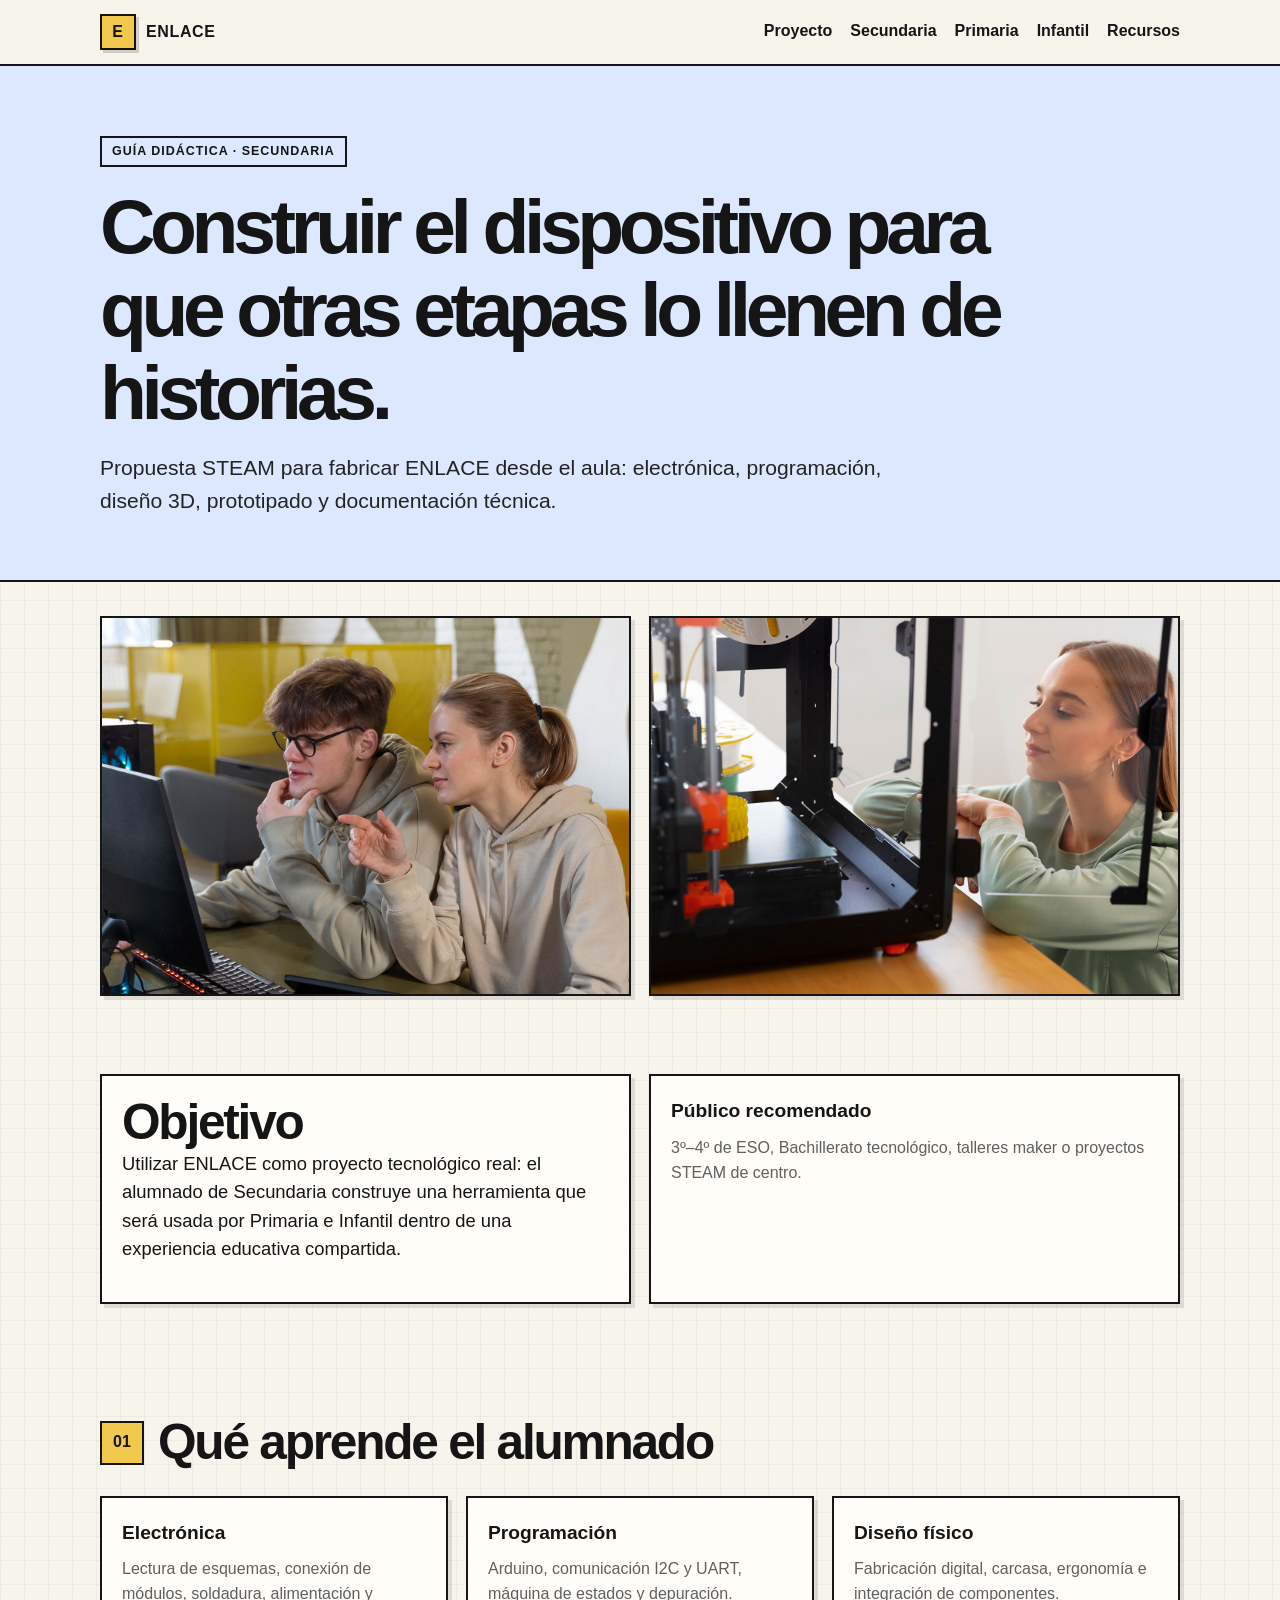
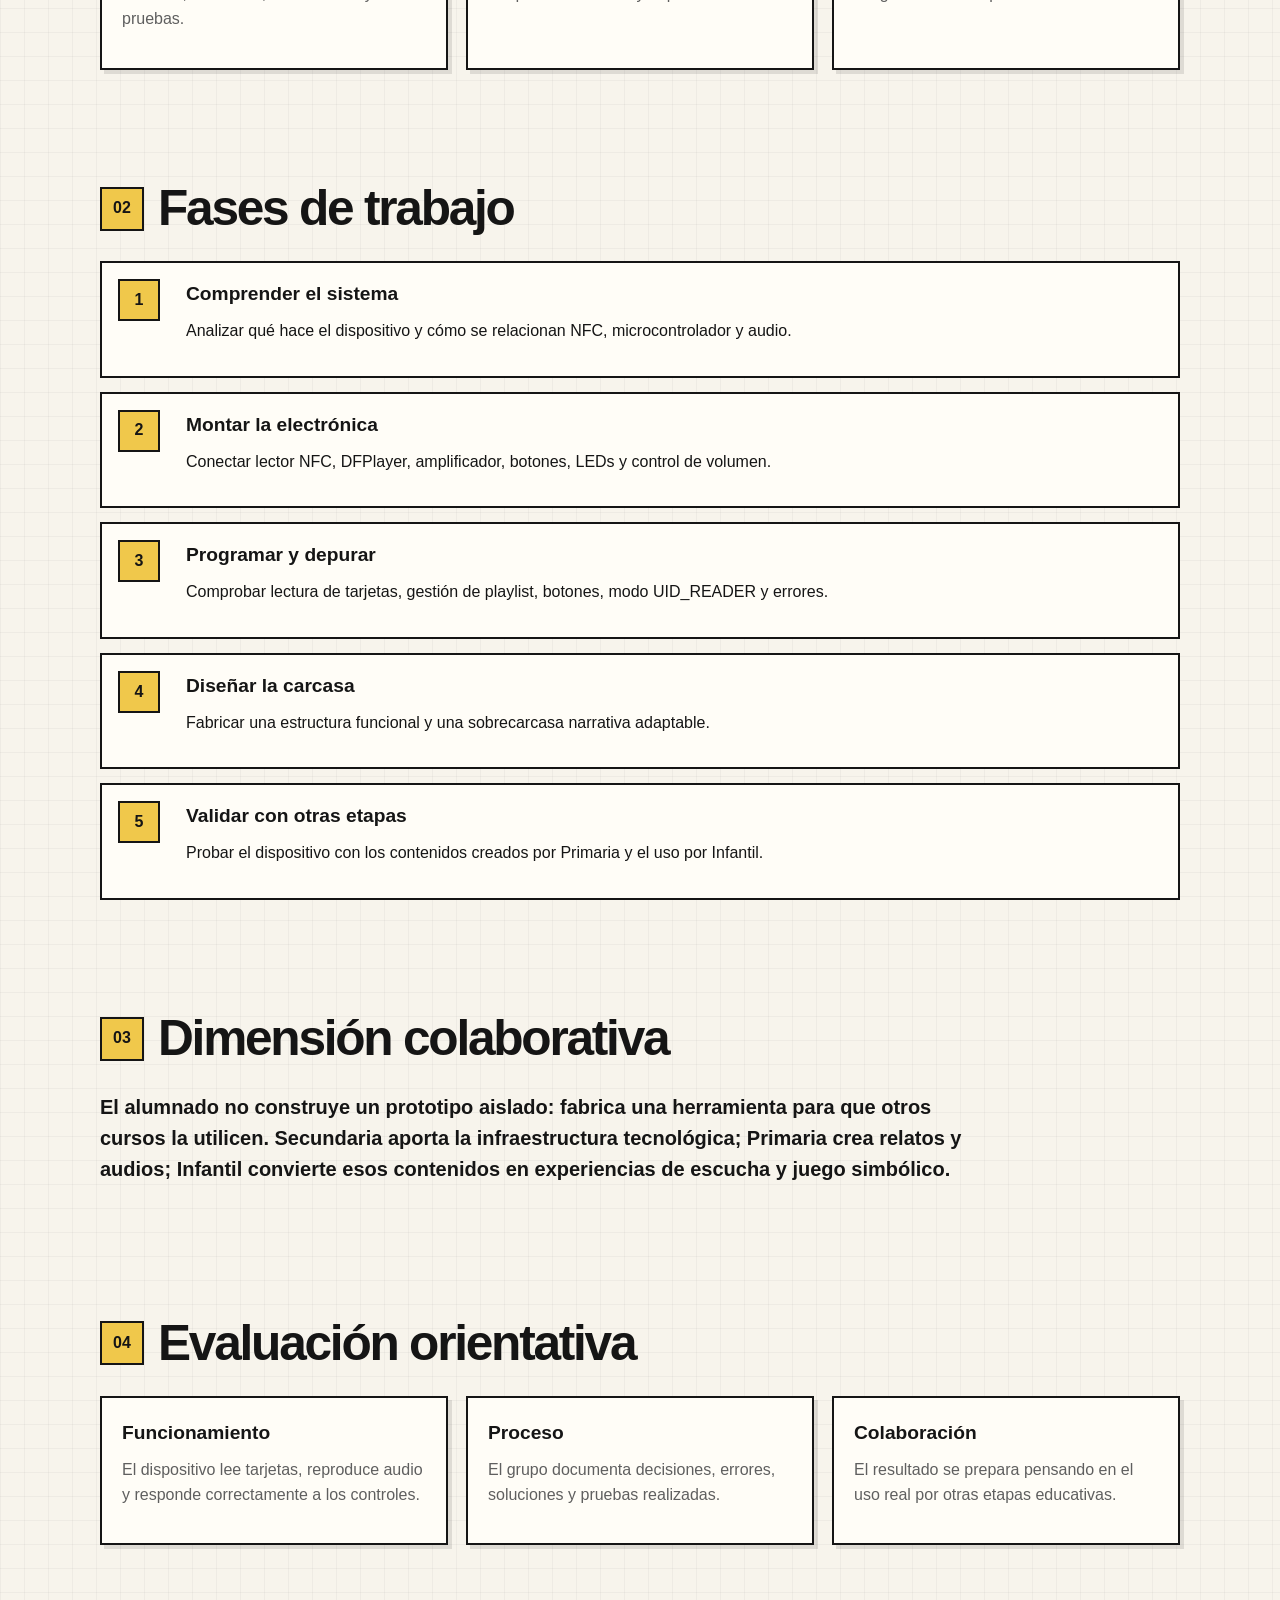
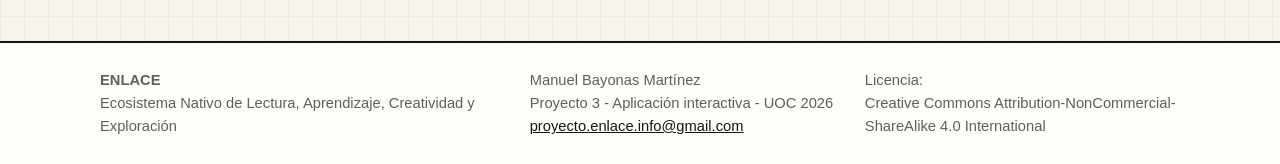
<file: secundaria.html>
<!DOCTYPE html>
<html lang="es">
<head>
  <meta charset="UTF-8" />
  <meta name="viewport" content="width=device-width, initial-scale=1.0" />

  <title>ENLACE · Guía Secundaria</title>

  <meta
    name="description"
    content="Guía didáctica para fabricar el dispositivo ENLACE."
  />

  <link rel="stylesheet" href="style.css" />
</head>

<body>
  <header class="topbar">
    <nav class="nav" id="nav">
      <a class="brand" href="index.html" aria-label="Inicio ENLACE">
        <span class="brand-mark">E</span>
        <span>ENLACE</span>
      </a>

      <button
        class="mobile-menu"
        id="menuBtn"
        aria-expanded="false"
        aria-controls="navLinks"
      >
        Menú
      </button>

      <div class="nav-links" id="navLinks">
        <a href="proyecto.html">Proyecto</a>
        <a href="secundaria.html">Secundaria</a>
        <a href="primaria.html">Primaria</a>
        <a href="infantil.html">Infantil</a>
        <a href="recursos.html">Recursos</a>
      </div>
    </nav>
  </header>

  <main>
    <section class="page-hero guide-hero blue-hero">
      <span class="eyebrow">Guía didáctica · Secundaria</span>
      <h1>Construir el dispositivo para que otras etapas lo llenen de historias.</h1>
      <p class="lead">
        Propuesta STEAM para fabricar ENLACE desde el aula: electrónica, programación,
        diseño 3D, prototipado y documentación técnica.
      </p>
    </section>

    <section class="visual-intro">
      <div class="grid two image-grid">
        <figure class="image-frame section-image">
          <img src="img/programacion-arduino.jpg" alt="Alumnado programando el dispositivo ENLACE con Arduino" loading="lazy" />
        </figure>
        <figure class="image-frame section-image">
          <img src="img/diseno-3d.jpg" alt="Diseño 3D y fabricación digital del dispositivo ENLACE" loading="lazy" />
        </figure>
      </div>
    </section>

    <section>
      <div class="grid two">
        <div class="card large-text">
          <h2>Objetivo</h2>
          <p>
            Utilizar ENLACE como proyecto tecnológico real: el alumnado de Secundaria
            construye una herramienta que será usada por Primaria e Infantil dentro de
            una experiencia educativa compartida.
          </p>
        </div>

        <div class="card">
          <h3>Público recomendado</h3>
          <p>3º–4º de ESO, Bachillerato tecnológico, talleres maker o proyectos STEAM de centro.</p>
        </div>
      </div>
    </section>

    <section>
      <div class="section-title">
        <span>01</span>
        <h2>Qué aprende el alumnado</h2>
      </div>

      <div class="grid three">
        <div class="card">
          <h3>Electrónica</h3>
          <p>Lectura de esquemas, conexión de módulos, soldadura, alimentación y pruebas.</p>
        </div>

        <div class="card">
          <h3>Programación</h3>
          <p>Arduino, comunicación I2C y UART, máquina de estados y depuración.</p>
        </div>

        <div class="card">
          <h3>Diseño físico</h3>
          <p>Fabricación digital, carcasa, ergonomía e integración de componentes.</p>
        </div>
      </div>
    </section>

    <section>
      <div class="section-title">
        <span>02</span>
        <h2>Fases de trabajo</h2>
      </div>

      <div class="steps">
        <div class="step">
          <div>
            <h3>Comprender el sistema</h3>
            <p>Analizar qué hace el dispositivo y cómo se relacionan NFC, microcontrolador y audio.</p>
          </div>
        </div>

        <div class="step">
          <div>
            <h3>Montar la electrónica</h3>
            <p>Conectar lector NFC, DFPlayer, amplificador, botones, LEDs y control de volumen.</p>
          </div>
        </div>

        <div class="step">
          <div>
            <h3>Programar y depurar</h3>
            <p>Comprobar lectura de tarjetas, gestión de playlist, botones, modo UID_READER y errores.</p>
          </div>
        </div>

        <div class="step">
          <div>
            <h3>Diseñar la carcasa</h3>
            <p>Fabricar una estructura funcional y una sobrecarcasa narrativa adaptable.</p>
          </div>
        </div>

        <div class="step">
          <div>
            <h3>Validar con otras etapas</h3>
            <p>Probar el dispositivo con los contenidos creados por Primaria y el uso por Infantil.</p>
          </div>
        </div>
      </div>
    </section>

    <section>
      <div class="section-title">
        <span>03</span>
        <h2>Dimensión colaborativa</h2>
      </div>

      <p class="wide-text">
        El alumnado no construye un prototipo aislado: fabrica una herramienta para que otros cursos la utilicen.
        Secundaria aporta la infraestructura tecnológica; Primaria crea relatos y audios; Infantil convierte esos
        contenidos en experiencias de escucha y juego simbólico.
      </p>
    </section>

    <section>
      <div class="section-title">
        <span>04</span>
        <h2>Evaluación orientativa</h2>
      </div>

      <div class="grid three">
        <div class="card">
          <h3>Funcionamiento</h3>
          <p>El dispositivo lee tarjetas, reproduce audio y responde correctamente a los controles.</p>
        </div>

        <div class="card">
          <h3>Proceso</h3>
          <p>El grupo documenta decisiones, errores, soluciones y pruebas realizadas.</p>
        </div>

        <div class="card">
          <h3>Colaboración</h3>
          <p>El resultado se prepara pensando en el uso real por otras etapas educativas.</p>
        </div>
      </div>
    </section>
  </main>

  <footer class="footer">
    <div class="footer-inner">
      <div>
        <strong>ENLACE</strong><br />
        Ecosistema Nativo de Lectura, Aprendizaje, Creatividad y Exploración
      </div>

      <div>
        Manuel Bayonas Martínez<br />
        Proyecto 3 - Aplicación interactiva - UOC 2026<br />
        <a href="mailto:proyecto.enlace.info@gmail.com">proyecto.enlace.info@gmail.com</a>
      </div>

      <div>
        Licencia:<br />
        Creative Commons Attribution-NonCommercial-ShareAlike 4.0 International
      </div>
    </div>
  </footer>

  <script src="script.js"></script>
</body>
</html>
</file>
<file: style.css>
:root {
  --bg: #f7f4ec;
  --paper: #fffdf7;
  --ink: #151515;
  --muted: #5f5f5f;
  --line: #151515;
  --blue: #dbe8ff;
  --blue-strong: #2d6cdf;
  --yellow: #f0c84b;
  --yellow-soft: #fff1a8;
  --green-soft: #dff0d7;
  --green: #2f7d4f;
  --shadow: 5px 5px 0 rgba(0, 0, 0, 0.12);
  --max: 1120px;
}

* {
  box-sizing: border-box;
}

html {
  scroll-behavior: smooth;
}

body {
  margin: 0;
  font-family: Arial, Helvetica, sans-serif;
  color: var(--ink);
  background:
    linear-gradient(rgba(0, 0, 0, 0.035) 1px, transparent 1px),
    linear-gradient(90deg, rgba(0, 0, 0, 0.035) 1px, transparent 1px),
    var(--bg);
  background-size: 24px 24px;
  line-height: 1.55;
}

a {
  color: var(--ink);
}

.topbar {
  position: sticky;
  top: 0;
  z-index: 20;
  background: rgba(247, 244, 236, 0.95);
  backdrop-filter: blur(8px);
  border-bottom: 2px solid var(--line);
}

.nav {
  max-width: var(--max);
  margin: 0 auto;
  padding: 14px 20px;
  display: flex;
  align-items: center;
  justify-content: space-between;
  gap: 18px;
}

.brand {
  display: flex;
  align-items: center;
  gap: 10px;
  font-weight: 900;
  text-transform: uppercase;
  letter-spacing: 0.04em;
  text-decoration: none;
}

.brand-mark {
  width: 36px;
  height: 36px;
  border: 2px solid var(--line);
  background: var(--yellow);
  color: var(--ink);
  display: grid;
  place-items: center;
  box-shadow: 3px 3px 0 rgba(0, 0, 0, 0.16);
  font-weight: 900;
}

.nav-links {
  display: flex;
  flex-wrap: wrap;
  justify-content: flex-end;
  gap: 18px;
  font-weight: 700;
}

.nav-links a {
  color: var(--ink);
  text-decoration: none;
  border-bottom: 2px solid transparent;
}

.nav-links a:hover {
  border-bottom-color: var(--line);
}

.mobile-menu {
  display: none;
}

section {
  max-width: var(--max);
  margin: 0 auto;
  padding: 56px 20px;
}

.hero {
  max-width: var(--max);
  margin: 0 auto;
  padding: 62px 20px 52px;
  display: grid;
  grid-template-columns: minmax(0, 0.98fr) minmax(360px, 0.82fr);
  gap: 42px;
  align-items: start;
}

.hero-copy {
  max-width: 660px;
}

.hero-card-top {
  margin-top: 80px;
}

.eyebrow {
  display: inline-block;
  border: 2px solid var(--line);
  background: var(--blue);
  padding: 4px 10px;
  font-weight: 800;
  text-transform: uppercase;
  letter-spacing: 0.08em;
  font-size: 0.78rem;
  margin-bottom: 18px;
}

h1 {
  font-size: clamp(3rem, 8vw, 6.4rem);
  line-height: 1.06;
  margin: 0 0 18px;
  letter-spacing: -0.07em;
}

.page-hero h1 {
  font-size: clamp(2.5rem, 6vw, 5.2rem);
  max-width: 920px;
  line-height: 1.08;
}

h2 {
  font-size: clamp(1.85rem, 4vw, 3.1rem);
  margin: 0;
  line-height: 1.08;
  letter-spacing: -0.045em;
}

h3 {
  margin: 0 0 10px;
  font-size: 1.2rem;
}

p {
  margin-top: 0;
}

.claim {
  font-size: clamp(1.25rem, 2.6vw, 2rem);
  font-weight: 900;
  margin: 0 0 18px;
}

.lead {
  font-size: clamp(1.05rem, 2vw, 1.32rem);
  color: #232323;
  margin: 0 0 28px;
  max-width: 820px;
}

.lead.short {
  max-width: 610px;
}

.hero-actions,
.button-row {
  display: flex;
  flex-wrap: wrap;
  gap: 12px;
}

.btn {
  display: inline-flex;
  align-items: center;
  justify-content: center;
  border: 2px solid var(--line);
  background: var(--paper);
  color: var(--ink);
  padding: 12px 16px;
  text-decoration: none;
  font-weight: 900;
  box-shadow: 4px 4px 0 rgba(0, 0, 0, 0.16);
  transition: transform 0.12s ease, box-shadow 0.12s ease;
}

.btn:hover {
  transform: translate(2px, 2px);
  box-shadow: 2px 2px 0 rgba(0, 0, 0, 0.18);
}

.btn.primary {
  background: var(--yellow);
}

.btn.blue {
  background: var(--blue);
}

.no-wrap {
  white-space: nowrap;
}

.small-btn {
  padding: 9px 12px;
  font-size: 0.92rem;
}

.hero-card,
.card,
.guide-preview,
.diagram,
.codebox,
.resource,
.cta-block {
  background: var(--paper);
  border: 2px solid var(--line);
  box-shadow: 4px 4px 0 rgba(0, 0, 0, 0.10);
}

.hero-card {
  padding: 20px;
  box-shadow: var(--shadow);
  transform: rotate(1deg);
}

.placeholder-img {
  min-height: 320px;
  border: 2px dashed var(--line);
  background:
    repeating-linear-gradient(
      -45deg,
      #fffdf7,
      #fffdf7 12px,
      #f1eadb 12px,
      #f1eadb 24px
    );
  display: grid;
  place-items: center;
  text-align: center;
  padding: 24px;
  font-weight: 900;
  color: var(--muted);
}

.placeholder-img.small {
  min-height: 190px;
}

.caption {
  font-size: 0.86rem;
  color: var(--muted);
  margin: 12px 0 0;
}

.intro-block {
  padding-top: 34px;
}

.section-title {
  display: grid;
  grid-template-columns: auto 1fr;
  gap: 14px;
  align-items: center;
  margin-bottom: 26px;
}

.section-title span,
.stage-number {
  width: 44px;
  height: 44px;
  display: grid;
  place-items: center;
  border: 2px solid var(--line);
  background: var(--yellow);
  font-weight: 900;
}

.grid {
  display: grid;
  gap: 18px;
}

.grid.two {
  grid-template-columns: repeat(2, 1fr);
}

.grid.three {
  grid-template-columns: repeat(3, 1fr);
}

.card {
  padding: 20px;
}

.card p {
  color: var(--muted);
}

.large-text p {
  font-size: 1.15rem;
  color: var(--ink);
}

.stage-flow {
  display: grid;
  grid-template-columns: repeat(3, 1fr);
  gap: 18px;
}

.stage-card {
  border: 2px solid var(--line);
  background: var(--paper);
  padding: 20px;
  box-shadow: var(--shadow);
  min-height: 260px;
}

.stage-blue {
  background: var(--blue);
}

.stage-yellow {
  background: var(--yellow-soft);
}

.stage-green {
  background: var(--green-soft);
}

.text-link {
  display: inline-block;
  margin-top: 10px;
  font-weight: 900;
  text-decoration-thickness: 2px;
}

.steps {
  counter-reset: step;
  display: grid;
  gap: 14px;
}

.steps.compact {
  grid-template-columns: repeat(4, 1fr);
}

.step {
  counter-increment: step;
  display: grid;
  grid-template-columns: 54px 1fr;
  gap: 14px;
  align-items: start;
  background: var(--paper);
  border: 2px solid var(--line);
  padding: 16px;
}

.steps.compact .step {
  grid-template-columns: 1fr;
}

.step::before {
  content: counter(step);
  width: 38px;
  height: 38px;
  background: var(--yellow);
  border: 2px solid var(--line);
  display: grid;
  place-items: center;
  font-weight: 900;
}

.guide-preview {
  overflow: hidden;
}

.guide-body {
  padding: 18px;
}

.cta-block {
  display: flex;
  justify-content: space-between;
  align-items: center;
  gap: 24px;
  padding: 26px;
  margin-bottom: 46px;
}

.page-hero {
  padding-top: 70px;
  padding-bottom: 34px;
}

.guide-hero {
  border-bottom: 2px solid var(--line);
  max-width: none;
  padding-left: max(20px, calc((100vw - var(--max)) / 2 + 20px));
  padding-right: max(20px, calc((100vw - var(--max)) / 2 + 20px));
}

.blue-hero {
  background: var(--blue);
}

.yellow-hero {
  background: var(--yellow-soft);
}

.green-hero {
  background: var(--green-soft);
}

.diagram {
  padding: 20px;
  overflow-x: auto;
}

.flow {
  display: flex;
  align-items: stretch;
  gap: 10px;
  min-width: 760px;
}

.flow-box {
  flex: 1;
  border: 2px solid var(--line);
  padding: 14px;
  background: #fff;
  text-align: center;
  font-weight: 900;
  min-height: 82px;
  display: grid;
  place-items: center;
}

.arrow {
  display: grid;
  place-items: center;
  font-size: 1.6rem;
  font-weight: 900;
}

.wide-text {
  max-width: 880px;
  font-size: 1.25rem;
  font-weight: 700;
}

.resource-list {
  display: grid;
  gap: 12px;
}

.resource {
  display: flex;
  align-items: center;
  justify-content: space-between;
  gap: 16px;
  padding: 14px 16px;
}

.resource small {
  display: block;
  color: var(--muted);
  margin-top: 2px;
}

.tag {
  display: inline-flex;
  align-items: center;
  border: 2px solid var(--line);
  padding: 3px 8px;
  font-size: 0.78rem;
  font-weight: 900;
  background: #fff;
  white-space: nowrap;
  text-decoration: none;
  color: var(--ink);
}

.codebox {
  padding: 18px;
  overflow-x: auto;
}

.codebox pre {
  margin: 0;
  font-size: 1rem;
}

.footer {
  border-top: 2px solid var(--line);
  background: var(--paper);
  margin-top: 40px;
}

.footer-inner {
  max-width: var(--max);
  margin: 0 auto;
  padding: 26px 20px;
  display: grid;
  grid-template-columns: 1.3fr 1fr 1fr;
  gap: 20px;
  color: var(--muted);
  font-size: 0.92rem;
}

.footer a {
  color: var(--ink);
}

@media (max-width: 980px) {
  .hero,
  .grid.two,
  .grid.three,
  .stage-flow,
  .steps.compact {
    grid-template-columns: 1fr;
  }

  .hero-card-top {
    margin-top: 0;
  }

  h1 {
    font-size: clamp(3.2rem, 16vw, 5.8rem);
    line-height: 1.08;
  }

  .cta-block {
    flex-direction: column;
    align-items: flex-start;
  }

  .footer-inner {
    grid-template-columns: 1fr;
  }
}

@media (max-width: 760px) {
  .mobile-menu {
    display: inline-flex;
    border: 2px solid var(--line);
    background: var(--paper);
    padding: 8px 10px;
    font-weight: 900;
  }

  .nav {
    flex-wrap: wrap;
  }

  .nav-links {
    display: none;
    width: 100%;
    padding-top: 12px;
    flex-direction: column;
    gap: 10px;
  }

  .nav.open .nav-links {
    display: flex;
  }

  .hero,
  section {
    padding-left: 16px;
    padding-right: 16px;
  }

  .hero {
    padding-top: 42px;
  }

  .resource {
    align-items: flex-start;
    flex-direction: column;
  }
}


/* Imágenes reales */
img {
  max-width: 100%;
}

figure {
  margin: 0;
}

.image-frame {
  display: block;
  overflow: hidden;
  border: 2px solid var(--line);
  background: var(--paper);
}

.image-frame img {
  width: 100%;
  display: block;
  object-fit: cover;
}

.hero-card .image-frame {
  border-style: dashed;
}

.hero-image img {
  aspect-ratio: 16 / 11;
  max-height: 470px;
}

.card-image img,
.section-image img {
  aspect-ratio: 14 / 10;
  min-height: 100%;
}

.code-image img {
  object-position: left center;
}

.image-grid .image-frame {
  box-shadow: 4px 4px 0 rgba(0, 0, 0, 0.10);
}

.visual-intro {
  padding-top: 34px;
  padding-bottom: 22px;
}

.guide-preview .image-frame {
  border-width: 0 0 2px 0;
}

.guide-preview .image-frame img {
  aspect-ratio: 4 / 3;
}

@media (max-width: 980px) {
  .hero-image img {
    aspect-ratio: 4 / 3;
    max-height: 520px;
  }
}

@media (max-width: 760px) {
  .hero-image img {
    aspect-ratio: 3 / 4;
    max-height: 430px;
  }

  .card-image img,
  .section-image img,
  .guide-preview .image-frame img {
    aspect-ratio: 4 / 3;
    max-height: 320px;
  }
}

/* Galería / carrusel de recursos */
.gallery-intro {
  margin-bottom: 24px;
}

.carousel {
  position: relative;
}

.carousel-track {
  display: grid;
  grid-auto-flow: column;
  grid-auto-columns: minmax(280px, 72%);
  gap: 18px;
  overflow-x: auto;
  overscroll-behavior-inline: contain;
  scroll-snap-type: inline mandatory;
  scroll-padding-inline: 4px;
  padding: 4px 4px 14px;
  scrollbar-width: thin;
}

.carousel-slide {
  scroll-snap-align: start;
  margin: 0;
  background: var(--paper);
  border: 2px solid var(--line);
  box-shadow: var(--shadow);
}

.carousel-slide img {
  display: block;
  width: 100%;
  aspect-ratio: 14 / 10;
  object-fit: cover;
  border-bottom: 2px solid var(--line);
}

.carousel-slide figcaption {
  padding: 12px 14px;
  font-size: 0.92rem;
  font-weight: 900;
  color: var(--ink);
}

.carousel-btn {
  position: absolute;
  top: 42%;
  z-index: 2;
  width: 46px;
  height: 46px;
  border: 2px solid var(--line);
  background: var(--yellow);
  color: var(--ink);
  font-size: 1.4rem;
  font-weight: 900;
  cursor: pointer;
  box-shadow: 4px 4px 0 rgba(0, 0, 0, 0.16);
}

.carousel-btn:hover {
  transform: translate(2px, 2px);
  box-shadow: 2px 2px 0 rgba(0, 0, 0, 0.18);
}

.carousel-btn-prev {
  left: -12px;
}

.carousel-btn-next {
  right: -12px;
}

@media (max-width: 760px) {
  .carousel-track {
    grid-auto-columns: 88%;
  }

  .carousel-btn {
    position: static;
    margin: 10px 8px 0 0;
  }

  .carousel {
    display: flex;
    flex-wrap: wrap;
  }

  .carousel-track {
    flex-basis: 100%;
    order: 1;
  }

  .carousel-btn-prev,
  .carousel-btn-next {
    order: 2;
  }
}

/* Spot publicitario */
.video-section {
  padding-top: 34px;
}

.video-section .section-title {
margin-bottom: 20px;
}

.video-card {
  max-width: 980px;
  margin: 0 auto;
  background: var(--paper);
  border: 2px solid var(--line);
  box-shadow: var(--shadow);
  padding: 24px;
}

.video-wrapper {
  position: relative;
  width: 100%;
  aspect-ratio: 16 / 9;
  border: 2px solid var(--line);
  background: #000;
  overflow: hidden;
}

.video-wrapper iframe {
  position: absolute;
  inset: 0;
  width: 100%;
  height: 100%;
  border: 0;
}

.video-quote {
  max-width: 820px;
  margin: 32px auto 0;
  text-align: center;
}

.video-quote p:first-child {
  margin-bottom: 10px;
  font-size: clamp(1.35rem, 2.2vw, 2.15rem);
  line-height: 1.28;
  font-weight: 900;
  color: var(--ink);
}

.video-quote span {
  display: inline-block;
  margin-bottom: 24px;
  color: var(--muted);
  font-weight: 700;
  font-size: 1.05rem;
}

.video-cta {
  margin: 0;
  font-size: clamp(1.05rem, 1.7vw, 1.35rem);
  color: var(--ink);
}

.video-cta-link {
  display: inline-block;
  margin-top: 8px;
  background: var(--yellow);
  border: 2px solid var(--line);
  padding: 6px 12px;
  box-shadow: 3px 3px 0 rgba(0, 0, 0, 0.12);
  color: var(--ink);
  text-decoration: none;
  font-weight: 900;
}

.video-cta-link:hover {
  transform: translate(2px, 2px);
  box-shadow: 1px 1px 0 rgba(0, 0, 0, 0.18);
}

@media (max-width: 760px) {
  .video-card {
    padding: 14px;
  }

  .video-quote {
    margin-top: 22px;
  }

  .video-quote p:first-child {
    font-size: clamp(1.25rem, 7vw, 2rem);
  }
}
</file>
